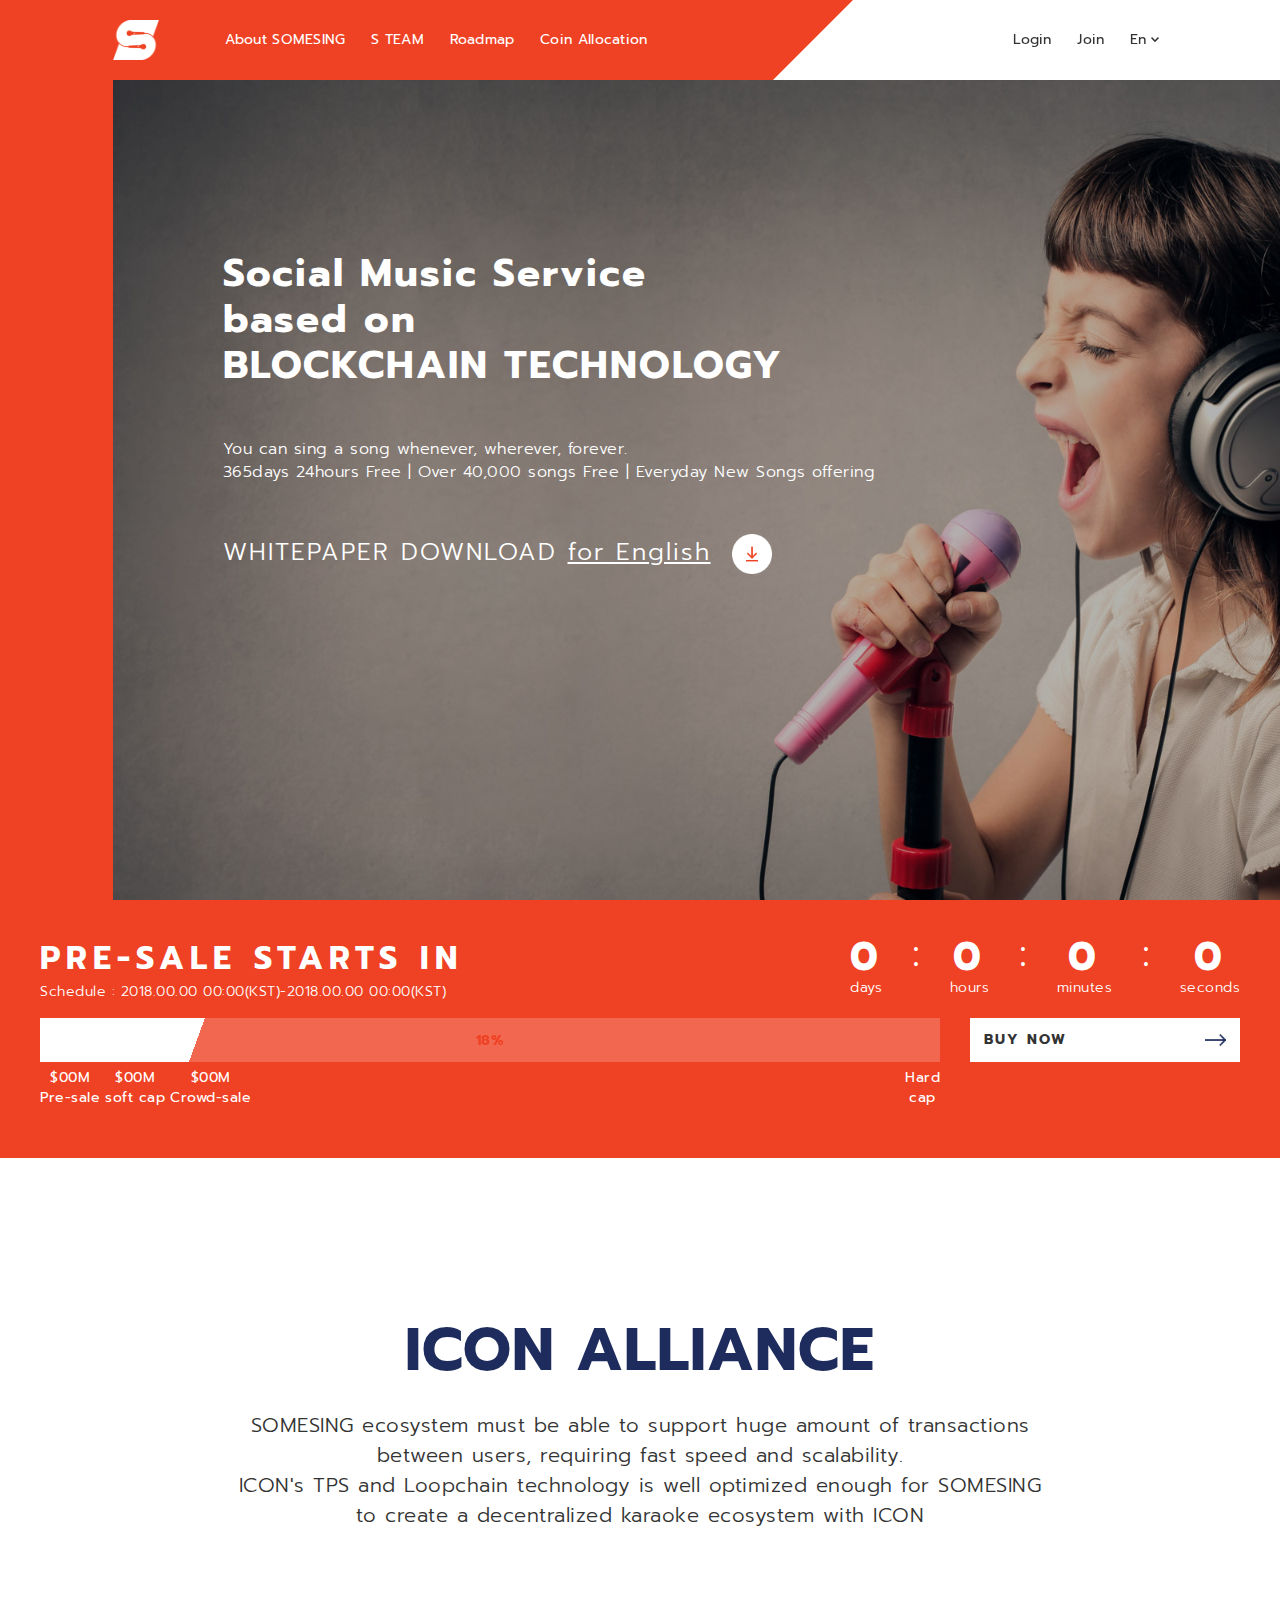
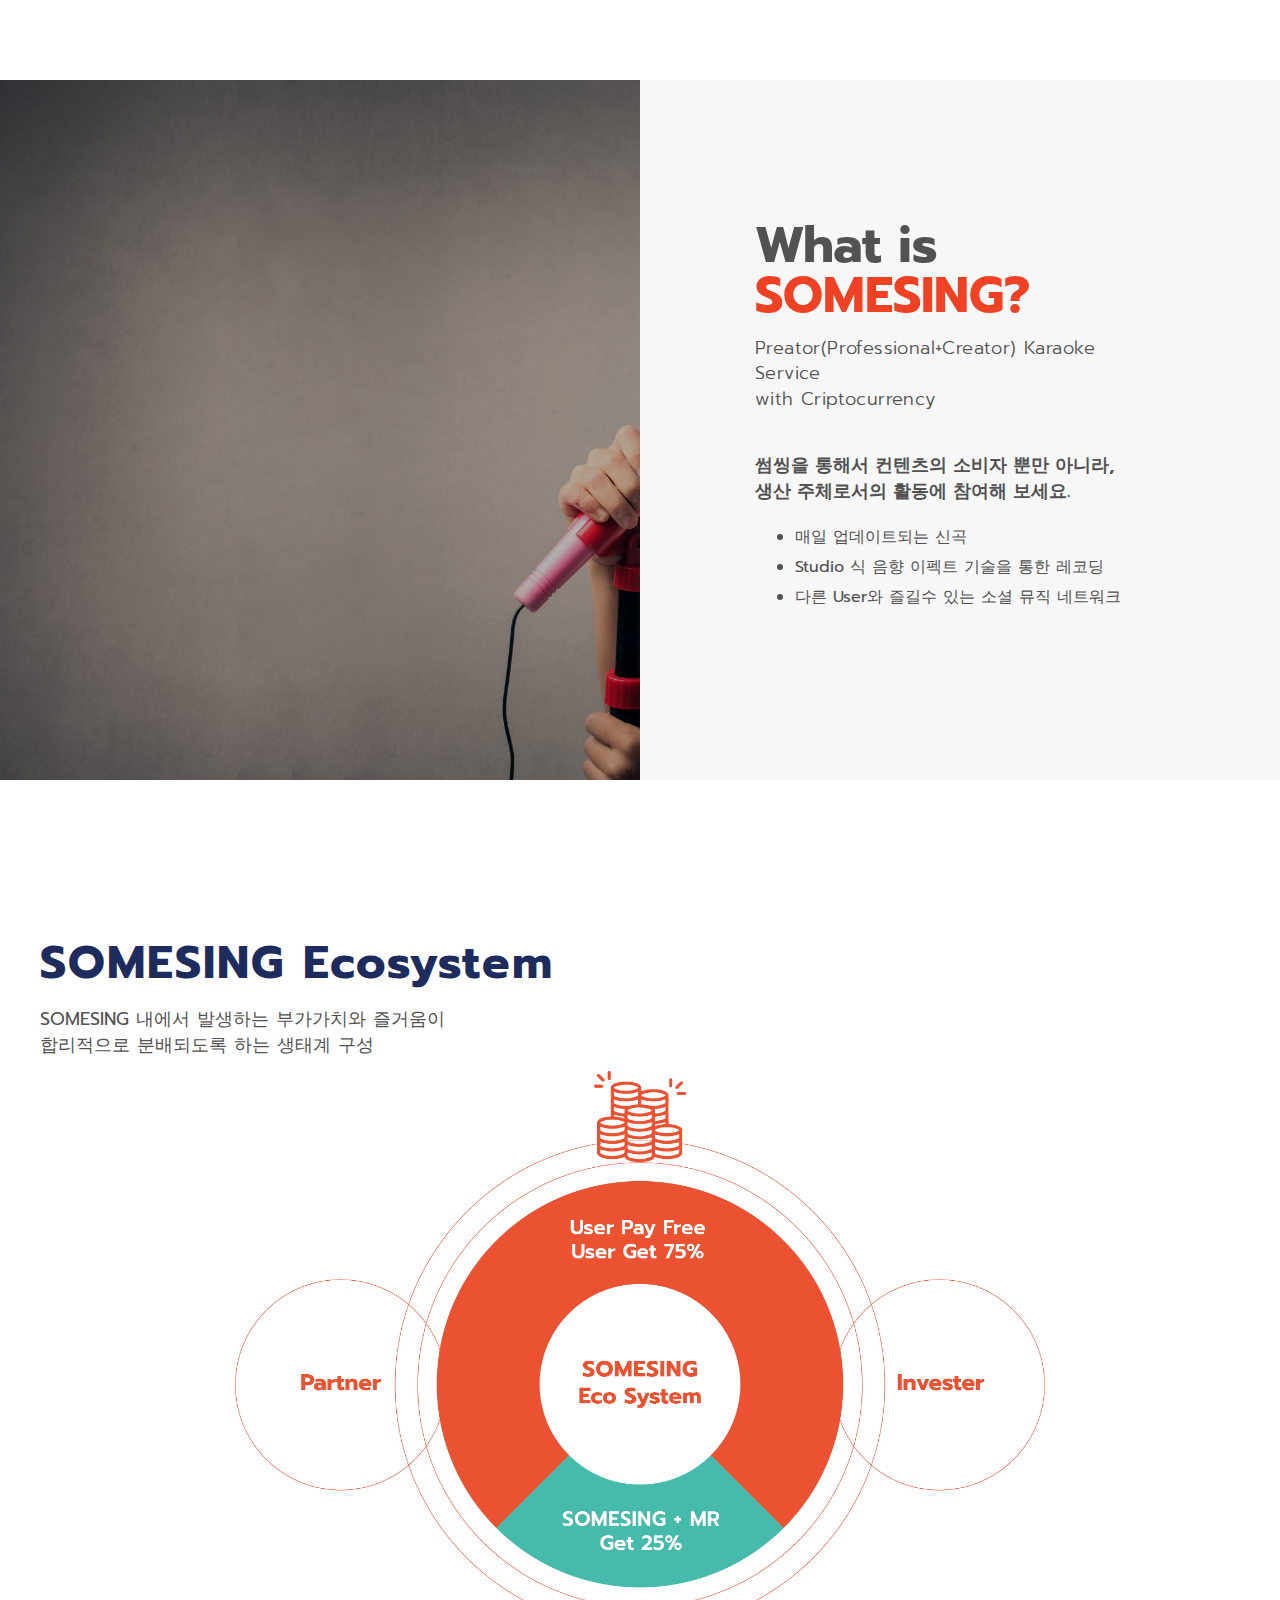
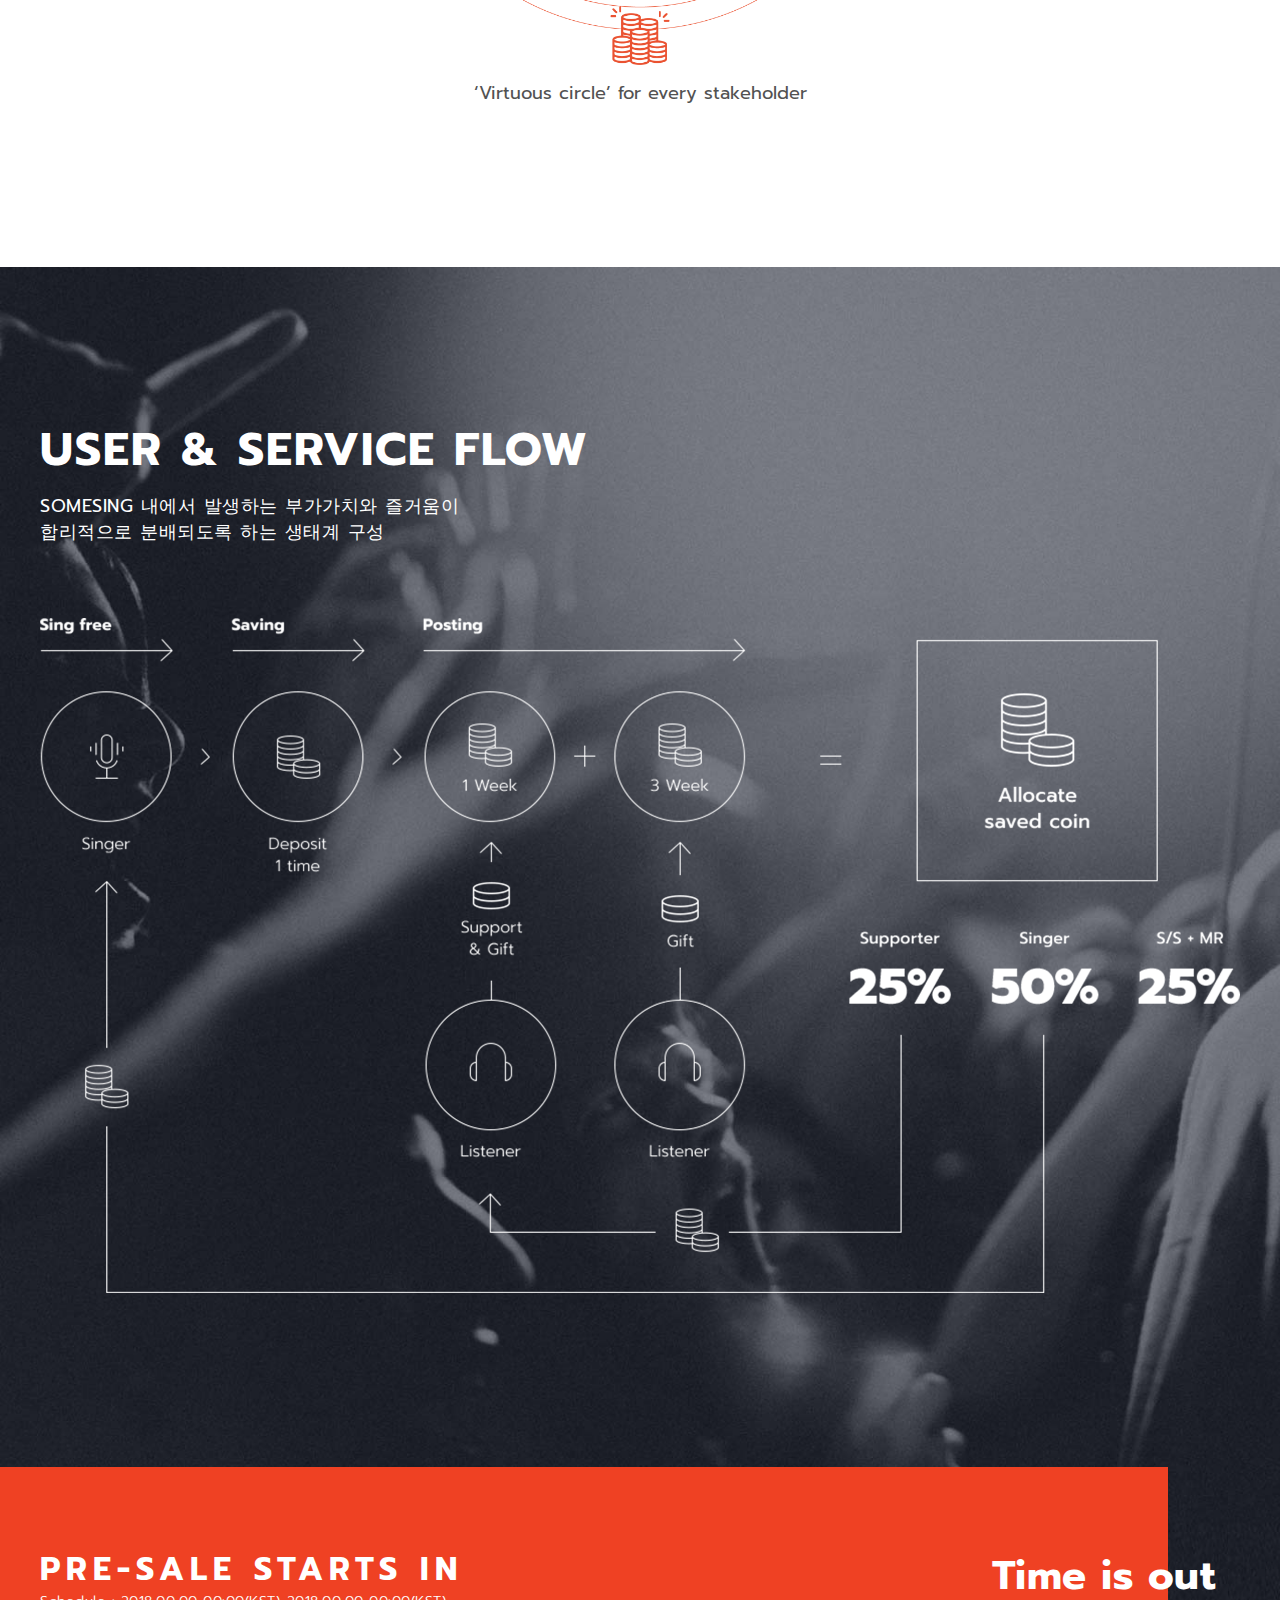
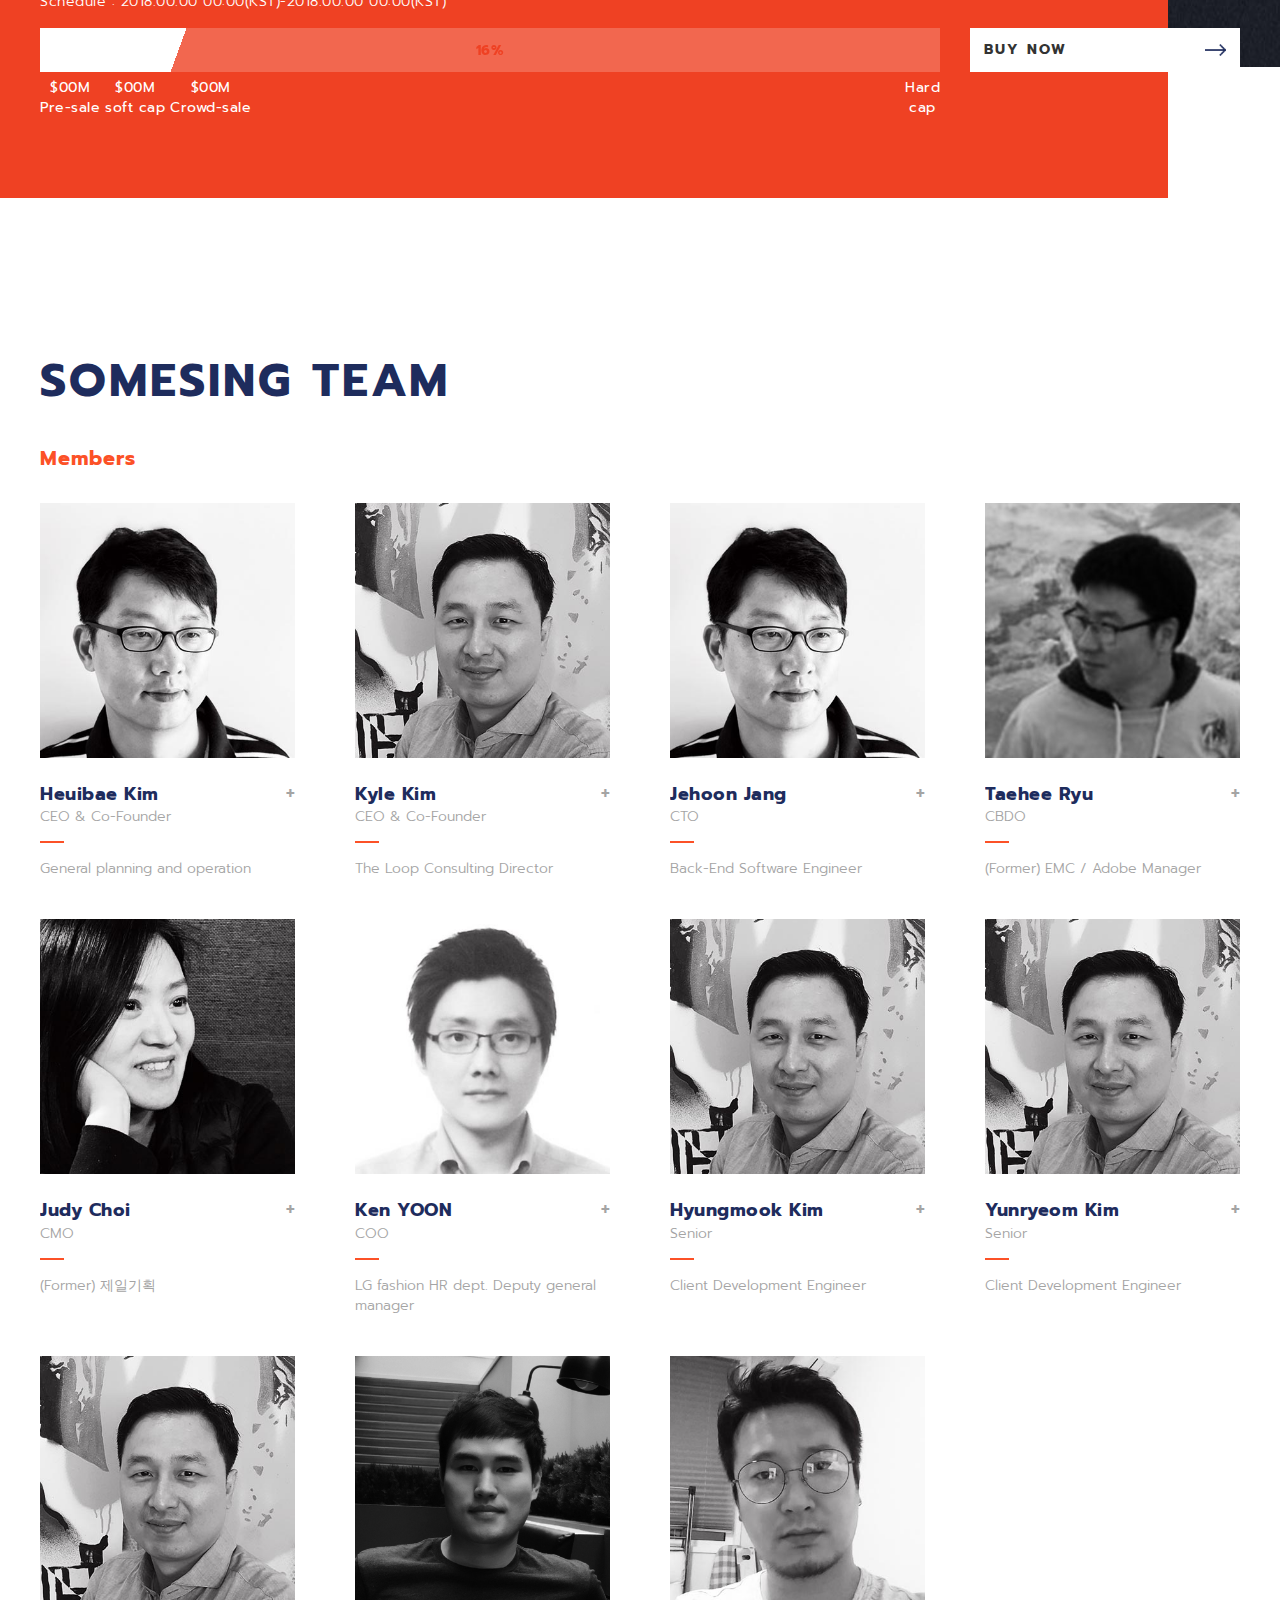
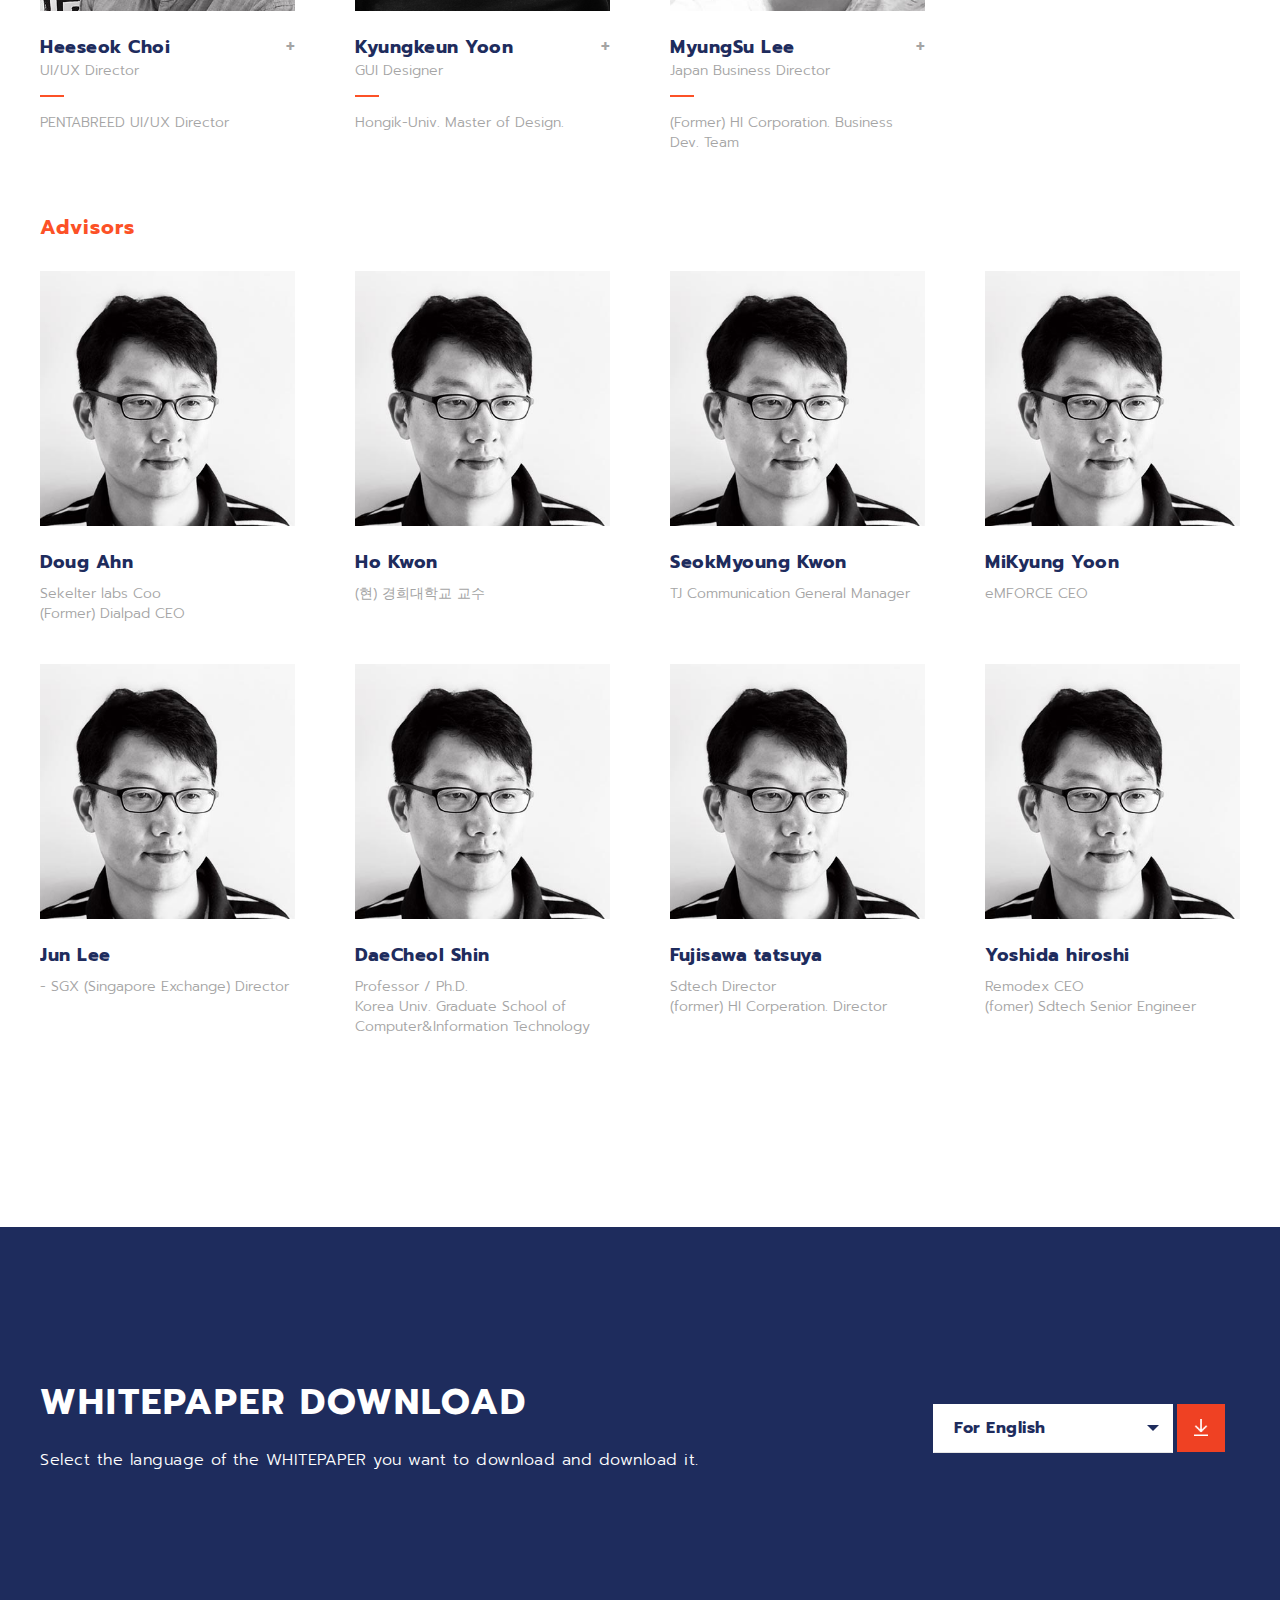
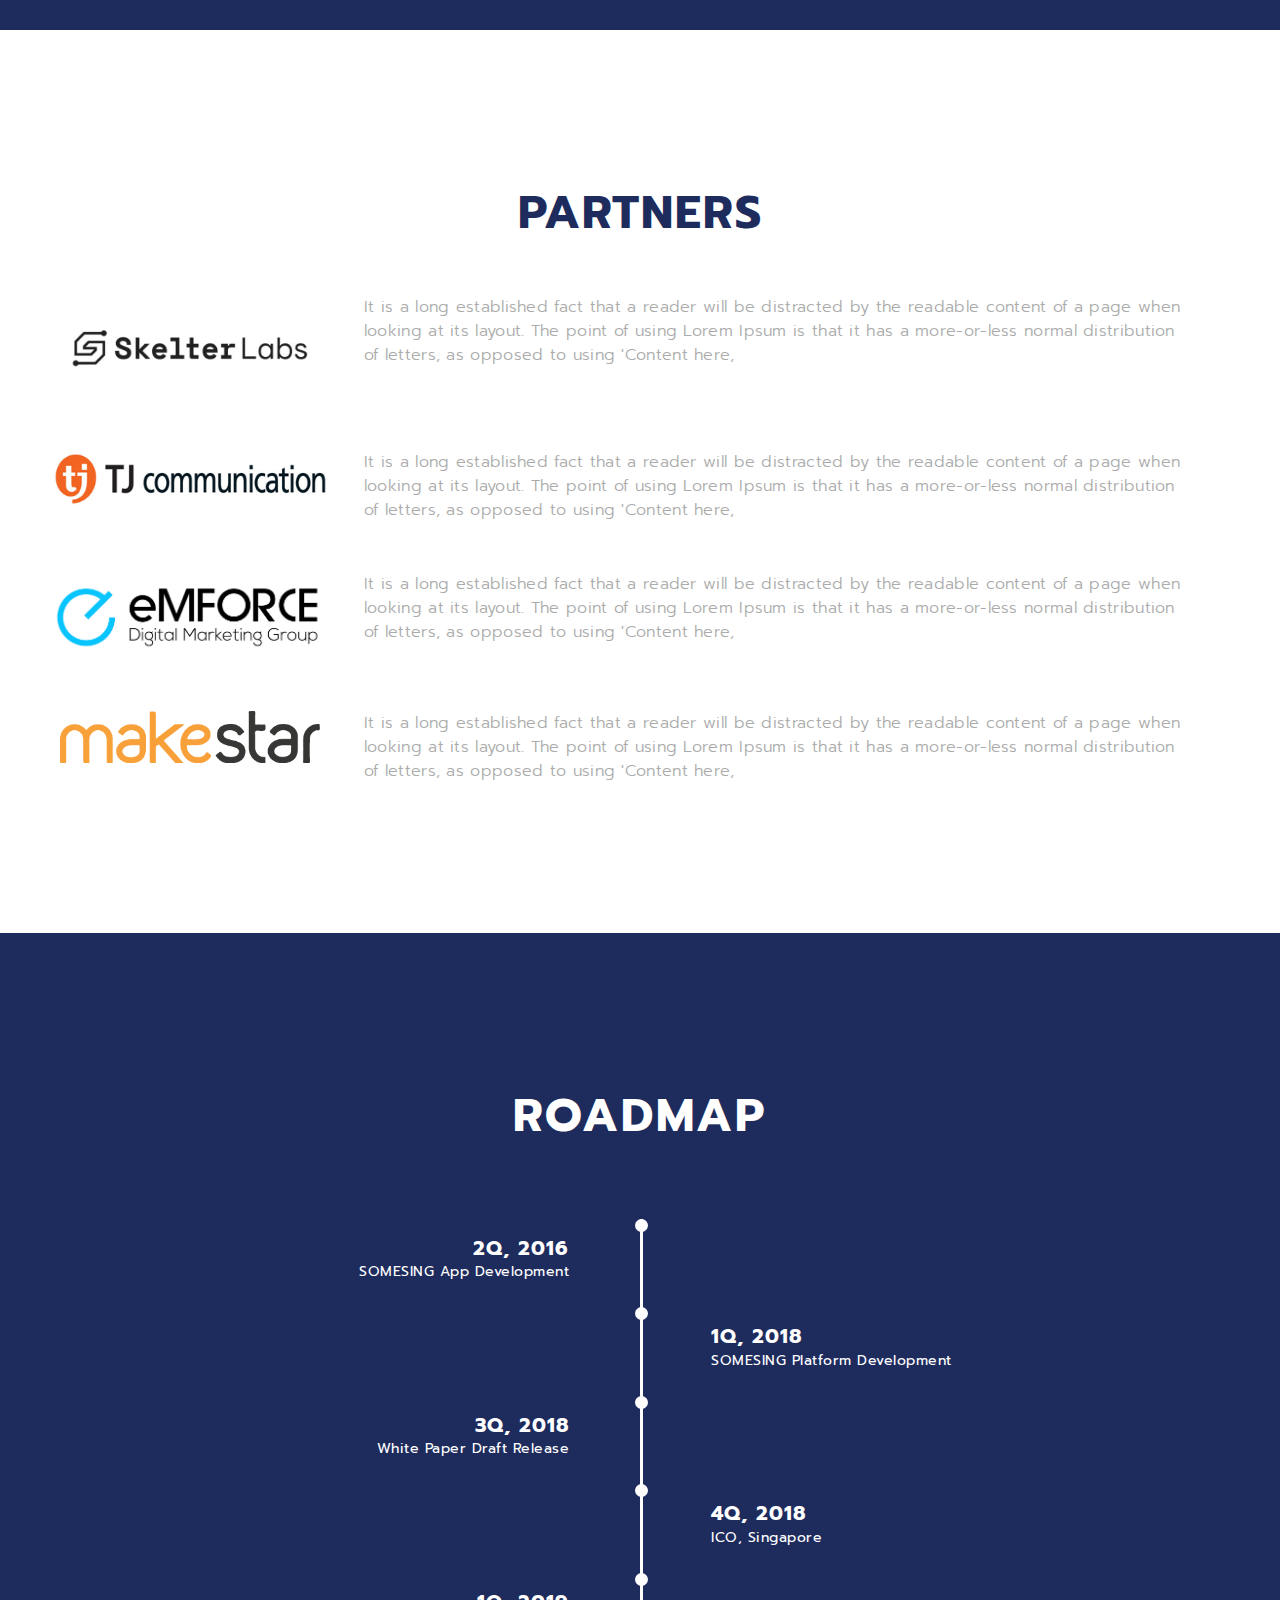
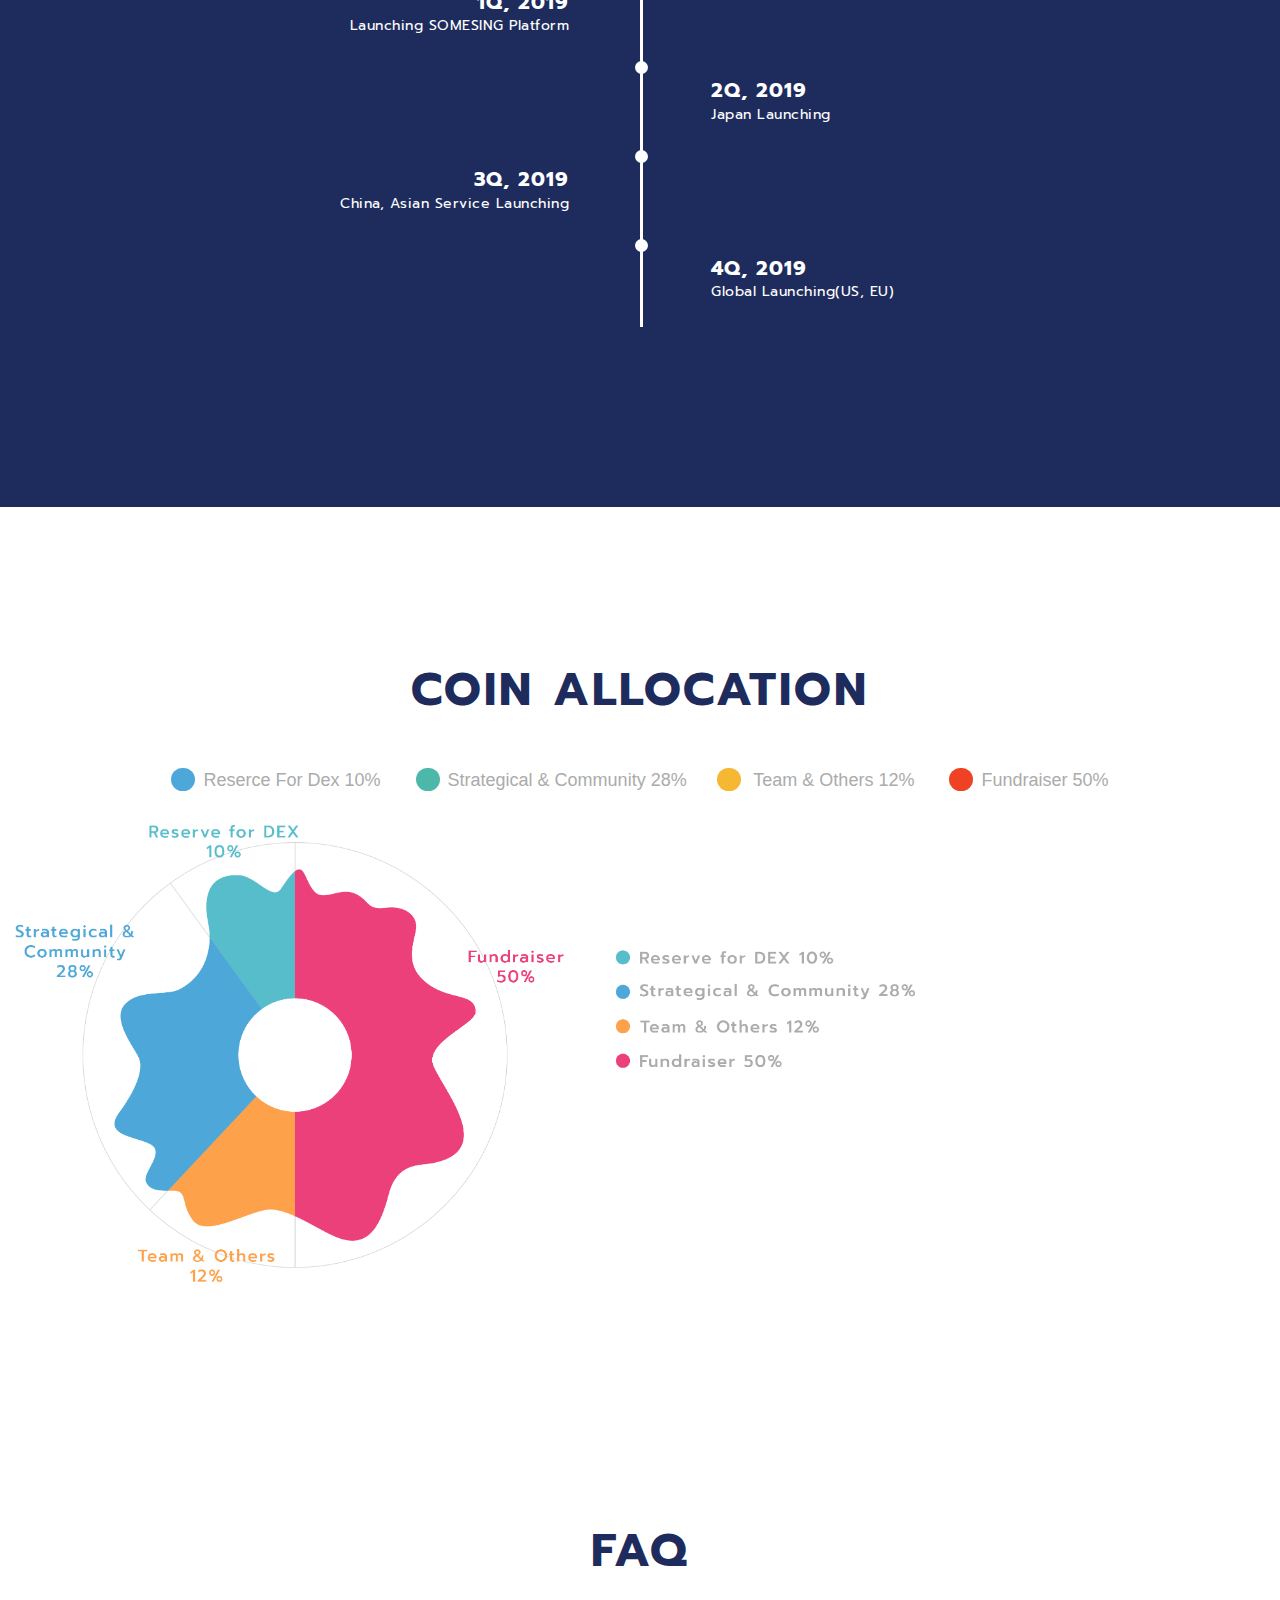
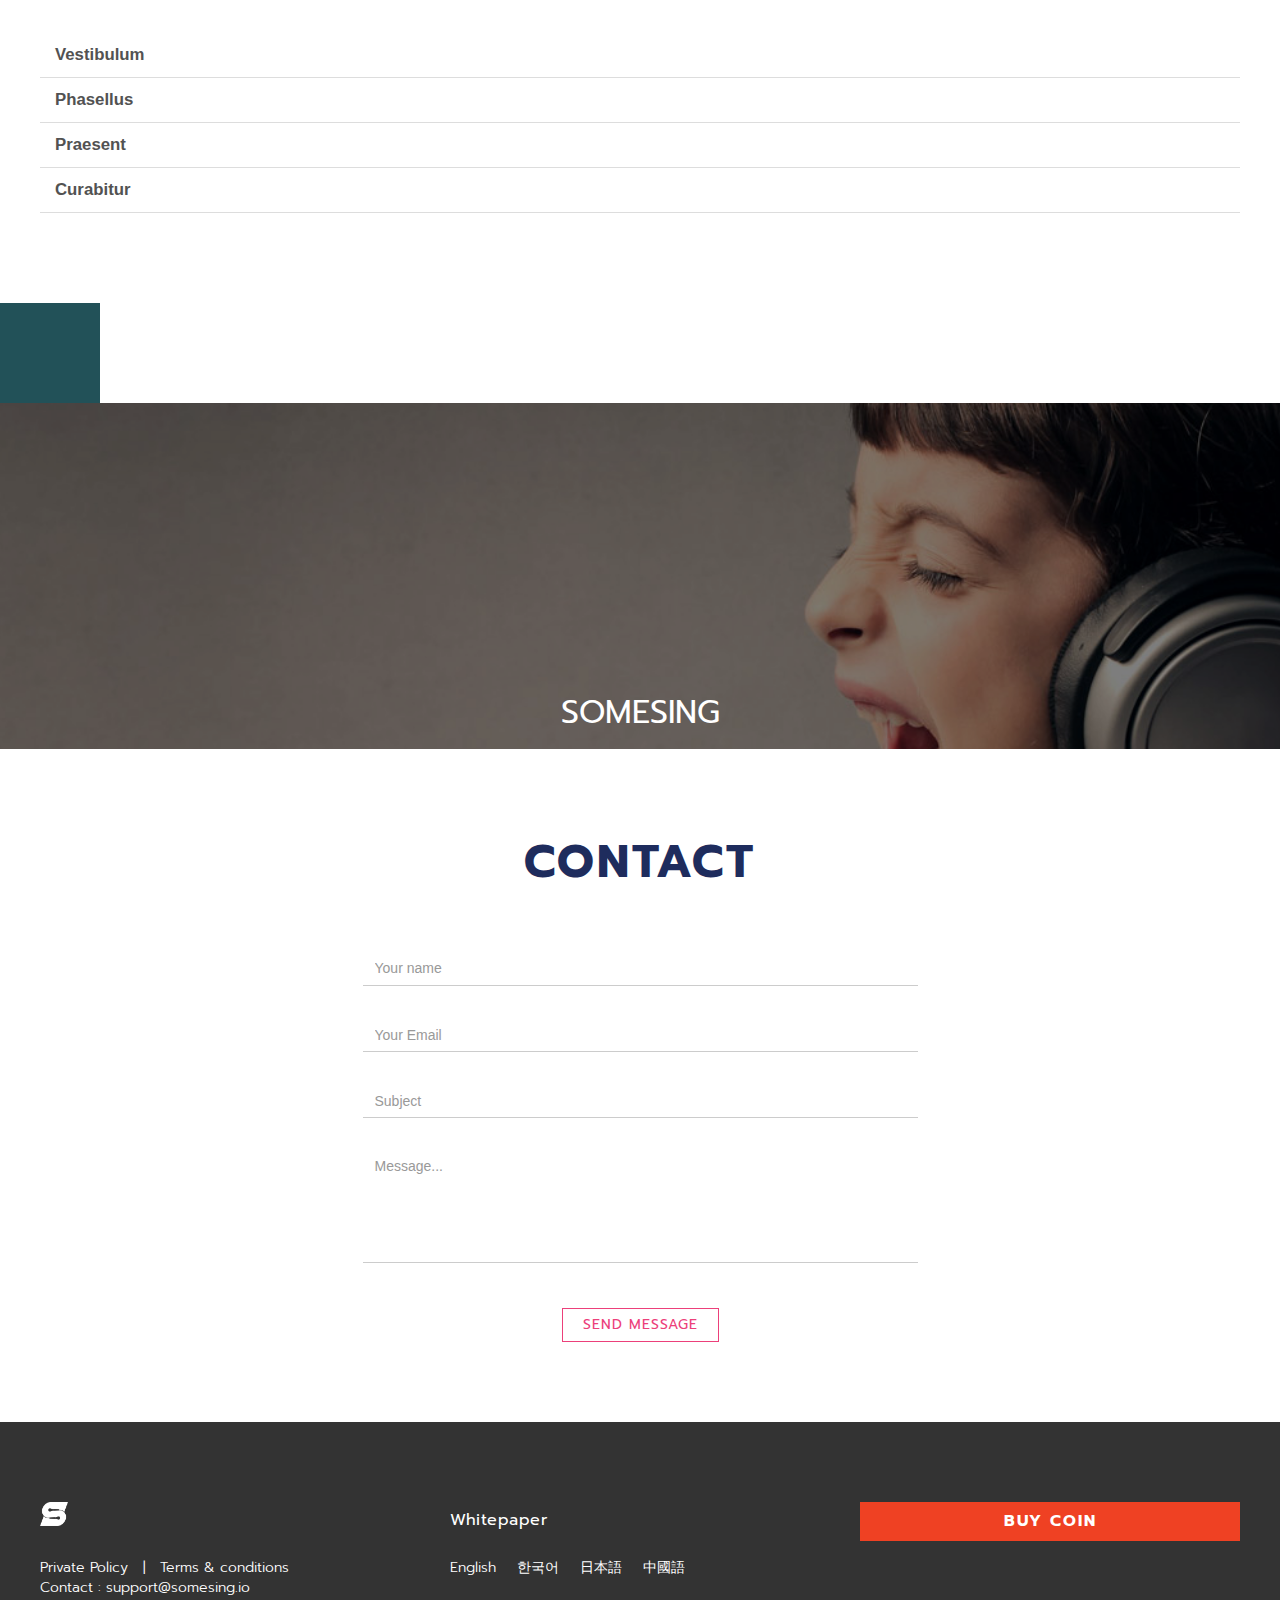
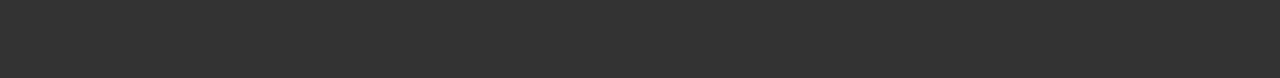
<file: index.html>
<!DOCTYPE html>
<html>

<head>
  <meta charset="utf-8">
  <meta name="viewport" content="width=device-width, user-scalable=no">

  <title>SOMESING</title>

  <!-- Font -->
  <link href="https://fonts.googleapis.com/css?family=Roboto" rel="stylesheet">
  <link href="https://fonts.googleapis.com/css?family=Prompt:300,400,700" rel="stylesheet">

  <!-- Custom StyleSheets -->
  <link rel="stylesheet" href="./resources/css/index/intro.css">
  <link rel="stylesheet" href="./resources/css/index/progressbar.css">
  <link rel="stylesheet" href="./resources/css/index/navi.css">
  <link rel="stylesheet" href="./resources/css/index/body.css">
  <link rel="stylesheet" href="./resources/css/index/article.css">
  <link rel="stylesheet" href="./resources/css/index/members.css">
  <link rel="stylesheet" href="./resources/css/index/partner.css">
  <link rel="stylesheet" href="./resources/css/index/footer.css">
  <link rel="stylesheet" href="./resources/css/index/faq.css">
  <link rel="stylesheet" href="./resources/css/index/contact.css">
  <link rel="stylesheet" href="./resources/css/index/roadmap.css">
  <link rel="stylesheet" href="./resources/css/index/middlecount.css">



  <!-- fontawesome StyleSheets -->
  <link rel="stylesheet" href="https://use.fontawesome.com/releases/v5.3.1/css/all.css" integrity="sha384-mzrmE5qonljUremFsqc01SB46JvROS7bZs3IO2EmfFsd15uHvIt+Y8vEf7N7fWAU" crossorigin="anonymous">

  <!-- animation StyleSheets -->
  <link rel="stylesheet" href="./resources/css/index/animation.css">

  <!-- BootStrap StyleSheets -->
  <link rel="stylesheet" href="./resources/css/bootstrap.css">

  <!-- Script -->


  <script src="./resources/js/scrollMagic/debug.addIndicators.js" language="javascript"></script>
  <script src="./resources/js/scrollMagic/highlight.pack.js" language="javascript"></script>
  <script src="./resources/js/scrollMagic/modernizr.custom.min.js" language="javascript"></script>
  <script src="./resources/js/scrollMagic/animation.velocity.js" language="javascript"></script>
  <script src="./resources/js/scrollMagic/TweenMax.min.js" language="javascript"></script>
  <script src="./resources/js/scrollMagic/jquery.ScrollMagic.js" language="javascript"></script>
  <script src="./resources/js/scrollMagic/ScrollMagic.js" language="javascript"></script>
  <script src="./resources/js/scrollMagic/animation.gsap.js" language="javascript"></script>
  <script src="./resources/js/scrollMagic/TimelineMax.min.js" language="javascript"></script>
  <script src="./resources/js/scrollMagic/velocity.min.js" language="javascript"></script>

  <script src="./resources/js/jquery-3.3.1.min.js" language="javascript"></script>
  <script src="./resources/js/index.js" language="javascript"></script>

</head>

<body>


  <!-- 내비 바 -->
  <header class="naviBar">
    <div class="naviContainer">
      <div class="naviLinkContainer">
        <!-- 썸씽 로고 -->
        <div class="naviLogo"><a href="#none"><img src="./resources/img/index/intro/logo.png" alt="" class="someLogo"></a></div>




        <!-- 메뉴버튼들 -->



        <div class="naviLinkBox">
          <ul class="naviLink">
            <li><a class="naviBtn sliding-link" id="somesing" href="#sectionSome">About SOMESING</a></li>
            <li><a class="naviBtn sliding-link" id="member" href="#sectionMember">S TEAM</a></li>
            <li><a class="naviBtn sliding-link" id="advisor" href="#sectionRoadmap">Roadmap</a></li>
            <li><a class="naviBtn sliding-link" id="partner" href="#sectionCoin">Coin Allocation</a></li>


          </ul>
        </div>


        <div class="naviContainerWhite">
          <div class="naviLinkBox2">
            <ul class="naviLink">
              <li><a class="naviBtn2 sliding-link" id="coin" href="#">Login</a></li>
              <li><a class="naviBtn2 sliding-link" id="faq" href="#">Join</a></li>
              <li><select id="langSelect">
        <option value="apple.com">En</option>
		<option value="https://nike.com">Kr</option>
        <option value=""> Jp </option>
        
    </select></li>

            </ul>
          </div>
        </div>



      </div>


    </div>
  </header>

  <!-- 인트로 시작 -->
  <div class="mainImgContainer">
    <div class="mainTitleBox">
      <div class="titleCommon maintitle">Social Music Service<br>based on<br>BLOCKCHAIN TECHNOLOGY</div>

      <div class="mainText">You can sing a song whenever, wherever, forever. <br>365days 24hours Free | Over 40,000 songs Free | Everyday New Songs offering
      </div>
      <div class="introWhitePaper">WHITEPAPER DOWNLOAD <span class="whitePaperEn">for English</span>
        <a href="#none" class="introWhiteDown">
          <Img class="introWhiteDownImg" src="resources/img/index/intro/ico_arrow.png"></Img>
        </a>
      </div>

      <!--<a href="#" class="someButton someB1">ENGLISH</a>
      <a href="#" class="someButton someB1">한국어</a>
      <a href="#" class="someButton someB1">日本語</a>
      <a href="#" class="someButton ">中國語</a><br>-->
    </div>
    <div class="counterBox">
      <div class="counterRow">
        <div class="col-md-6 preSaleStartCon">
          <div class="preSaleStart">PRE-SALE STARTS IN</div>
          <div class="preSaleStartText">Schedule : 2018.00.00 00:00(KST)-2018.00.00 00:00(KST)</div>

        </div>
        <div class="col-md-6 timerCol">
          <div id="timer" class="timerContainer clearfix">
            <div class="timeBox timeBoxMargin">
              <div><span id="days">0</span></div>
              days
            </div>
            <div class="counterBorder">:</div>
            <div class="timeBox timeBoxMargin">
              <div><span id="hours">0</span></div>
              hours
            </div>
            <div class="counterBorder">:</div>
            <div class="timeBox timeBoxMargin">
              <div><span id="minutes">0</span></div>
              minutes
            </div>
            <div class="counterBorder">:</div>
            <div class="timeBox timeBoxMargin">
              <div><span id="seconds">0</span></div>
              seconds
            </div>
          </div>
        </div>

        <div class="col-md-12 barCon">
          <div class="col-md-9 barBox">
            <div id="progressBar">
              <span id="progressText">
		<span id="progressCount">0</span>%
              </span>
            </div>

            <span class="someCap preSaleCap">$00M<br>Pre-sale</span>
            <span class="someCap SoftCap">$00M<br>soft cap</span>
            <span class="someCap crowdSale">$00M<br>Crowd-sale</span>
            <span class="someCap hardCap">Hard<br>cap</span>
          </div>

          <div class="col-md-3 introBuyButton">
            <a href="#" class="introButton">BUY NOW <img class="buyArrow" src="./resources/img/index/intro/ico_buy_arrow.png" alt=""></a>
          </div>

        </div>
      </div>
    </div>

  </div>




  <!-- 뒷배경 -->

  <div id="sectionHome" class="introBox">



    <div class="introParallax"></div>



  </div>
  <!-- 인트로 종료 -->



  <!--아이콘 얼라이언스-->
  <div class="articleBox iconContainer">
    <div class="iconTitle">ICON ALLIANCE</div>
    <div class="iconText">SOMESING ecosystem must be able to support huge amount of transactions <br> between users, requiring fast speed and scalability.<br> ICON's TPS and Loopchain technology is well optimized enough for SOMESING <br>to create a decentralized karaoke ecosystem with ICON</div>
  </div>



  <!-- 썸씽 설명 시작 -->

  <!-- 마우스트리거 -->
  <div class="someWhatContainer">


    <!-- 상세설명 박스 -->
    <!--<img class="scFadeInUp articleVerticalImage" src="./resources/img/index/article1/service.png" />-->
    <div class="col-md-6 someWhatImgBox">
      <div class="articleMockup">
        <div id="mockupTrigger" class="mockupBox">
          <img id="mockupEffect1" class="mockup1" src="./resources/img/index/intro/intro.jpg" alt="">
        </div>
      </div>
    </div>

    <div class="col-md-6">

      <div class="someWhatBox">
        <div class="someWhatTitle">What is <br><span class="pointTitle">SOMESING?</span></div>
        <div class="articleContent article24px">Preator(Professional+Creator) Karaoke Service<br> with Criptocurrency</div>
        <div class="somesingApp">썸씽을 통해서 컨텐츠의 소비자 뿐만 아니라,<br> 생산 주체로서의 활동에 참여해 보세요.</div>
        <div class="somesingAppText">
          <ul>
            <li>매일 업데이트되는 신곡</li>
            <li>Studio 식 음향 이펙트 기술을 통한 레코딩</li>
            <li>다른 User와 즐길수 있는 소셜 뮤직 네트워크</li>
          </ul>
        </div>


      </div>





    </div>
  </div>


  <!--썸씽 설명 종료-->
  <!--에코시스템 시작-->
  <div class="articleBox">
    <div class="fullArticle">

      <div class="ecoSystem">SOMESING Ecosystem</div>
      <div class="ecoSystemText">SOMESING 내에서 발생하는 부가가치와 즐거움이<br>합리적으로 분배되도록 하는 생태계 구성</div>
      <div class="articleMockupBox mockupbox2">
        <div class="col-md-12 articleMockup">
          <div class="ecoSystemBox">
            <img class="ecoSystemPng" src="./resources/img/index/article1/ecosystem.png" alt="">
            <p class="ecoSystemImgText">‘Virtuous circle’ for every stakeholder</p>

          </div>
        </div>


      </div>

    </div>
  </div>
  <!-- 에코시스템 종료 -->









  <!-- article 2 -->
  <div class="serviceFlowContainer">
    <div class="serviceFlowBox">
      <div class="serviceFlowTitle">USER & SERVICE FLOW</div>
      <div class="userFlow">
        <div class="someUser">SOMESING 내에서 발생하는 부가가치와 즐거움이<br> 합리적으로 분배되도록 하는 생태계 구성

        </div>

      </div>
      <div class="userFlowBox">
        <img class="userFlow" src="./resources/img/index/article1/flow.png" alt="">

      </div>
    </div>
  </div>

  <!-- article 2 종료-->



  <!-- 중간 카운트다운 시작-->
  <div class="middleCount">
    <div class="middleBack"></div>
    <div class="middleCountBox">
      <div class="col-md-6 middleCountRow">
        <div class="preSaleStartSe">PRE-SALE STARTS IN</div>
        <div class="preSaleStartTextSe">Schedule : 2018.00.00 00:00(KST)-2018.00.00 00:00(KST)</div>

      </div>
      <div class="col-md-6">
        <ul id="timer2"></ul>
      </div>

      <div class="col-md-12 barCon">
        <div class="col-md-9 barBox">
          <div id="progressBarSe">
            <span id="progressTextSe">
		<span id="progressCountSe">0</span>%
            </span>
          </div>

          <span class="someCap preSaleCap">$00M<br>Pre-sale</span>
          <span class="someCap SoftCap">$00M<br>soft cap</span>
          <span class="someCap crowdSale">$00M<br>Crowd-sale</span>
          <span class="someCap hardCap">Hard<br>cap</span>
        </div>

        <div class="col-md-3 introBuyButton">
          <a href="#" class="introButton">BUY NOW <img class="buyArrow" src="./resources/img/index/intro/ico_buy_arrow.png" alt=""></a>
        </div>

      </div>




    </div>
  </div>
  <!-- 중간 카운트다운 종료-->






  <!-- 맴버 시작 -->
  <div id="sectionMember" class="peopleContainer">
    <div class="peopleRow">
      <div class="pTitle">SOMESING TEAM</div>
      <div class="pTitleSe">Members</div>
      <div class="memberTable">
        <div class="col-md-3 col-xs-6 box">
          <div class="imgContainer">
            <div class="zoom">
              <div class="peopleImgBox1">
                <img class="people" src="./resources/img/index/members/1.jpg" alt=""></div>
              <div class="peopleTitle2">Heuibae Kim
                <div class="plusButton" onclick="plusEx.show('hbKim');">
                  <a class="hoverPlus" href="#none">
                  +</a>
                </div>
              </div>
              <!--<hr class="peopleLine">-->
              <div class="peopleText">CEO & Co-Founder</div>
              <hr class="peopleLine">
              <div class="peopleText2">General planning and operation</div>
              <div id="hbKim" class="plusEx">이전에는 동종 Karaoke App인 Karuso를 총괄기획 운영하면서 JTBC의 Hidden Singer Season3와 제휴 프로젝트를 진행하였다.</div>
            </div>
          </div>
        </div>
        <div class="col-md-3 col-xs-6 box">
          <div class="imgContainer">
            <div class="zoom">
              <div class="peopleImgBox1">
                <img class="people" src="./resources/img/index/members/2.jpg" alt=""></div>
              <div class="peopleTitle2">Kyle Kim
                <div class="plusButton" onclick="plusEx.show('kyleKim');">
                  <a class="hoverPlus" href="#none">
                  +</a>
                </div>
              </div>

              <div class="peopleText">CEO & Co-Founder</div>
              <hr class="peopleLine">
              <div class="peopleText2">The Loop Consulting Director</div>
              <div id="kyleKim" class="plusEx">이전에는 동종 Karaoke App인 Karuso를 총괄기획 운영하면서 JTBC의 Hidden Singer Season3와 제휴 프로젝트를 진행하였다.</div>
            </div>
          </div>
        </div>
        <div class="col-md-3 col-xs-6 box">
          <div class="imgContainer">
            <div class="zoom">
              <div class="peopleImgBox1">
                <img class="people" src="./resources/img/index/members/3.jpg" alt=""></div>
              <div class="peopleTitle2">Jehoon Jang
                <div class="plusButton" onclick="plusEx.show('kcHyun');">
                  <a class="hoverPlus" href="#none">
                  +</a>
                </div>
              </div>

              <div class="peopleText">CTO</div>
              <hr class="peopleLine">
              <div class="peopleText2">Back-End Software Engineer</div>
              <div id="kcHyun" class="plusEx">이전에는 동종 Karaoke App인 Karuso를 총괄기획 운영하면서 JTBC의 Hidden Singer Season3와 제휴 프로젝트를 진행하였다.</div>
            </div>
          </div>
        </div>
        <div class="col-md-3 col-xs-6 box">
          <div class="imgContainer">
            <div class="zoom">
              <div class="peopleImgBox1">
                <img class="people" src="./resources/img/index/members/4.jpg" alt=""></div>
              <div class="peopleTitle2">Taehee Ryu
                <div class="plusButton" onclick="plusEx.show('thRyu');">
                  <a class="hoverPlus" href="#none">
                  +</a>
                </div>
              </div>

              <div class="peopleText">CBDO</div>
              <hr class="peopleLine">
              <div class="peopleText2">(Former) EMC / Adobe Manager </div>
              <div id="thRyu" class="plusEx">이전에는 동종 Karaoke App인 Karuso를 총괄기획 운영하면서 JTBC의 Hidden Singer Season3와 제휴 프로젝트를 진행하였다.</div>
            </div>
          </div>
        </div>
        <div class="col-md-3 col-xs-6 box">
          <div class="imgContainer">
            <div class="zoom">
              <div class="peopleImgBox1">
                <img class="people" src="./resources/img/index/members/5.jpg" alt=""></div>
              <div class="peopleTitle2">Judy Choi
                <div class="plusButton" onclick="plusEx.show('judyChoi');">
                  <a class="hoverPlus" href="#none">
                  +</a>
                </div>
              </div>

              <div class="peopleText">CMO</div>
              <hr class="peopleLine">
              <div class="peopleText2">(Former) 제일기획</div>
              <div id="judyChoi" class="plusEx">이전에는 동종 Karaoke App인 Karuso를 총괄기획 운영하면서 JTBC의 Hidden Singer Season3와 제휴 프로젝트를 진행하였다.</div>
            </div>
          </div>
        </div>
        <div class="col-md-3 col-xs-6 box">
          <div class="imgContainer">
            <div class="zoom">
              <div class="peopleImgBox1">
                <img class="people" src="./resources/img/index/members/6.jpg" alt=""></div>
              <div class="peopleTitle2">Ken YOON
                <div class="plusButton" onclick="plusEx.show('kenYoon');"><a class="hoverPlus" href="#none">
                  +</a>
                </div>
              </div>

              <div class="peopleText">COO</div>
              <hr class="peopleLine">
              <div class="peopleText2">LG fashion HR dept. Deputy general manager</div>
              <div id="kenYoon" class="plusEx">이전에는 동종 Karaoke App인 Karuso를 총괄기획 운영하면서 JTBC의 Hidden Singer Season3와 제휴 프로젝트를 진행하였다.</div>
            </div>
          </div>
        </div>
        <div class="col-md-3 col-xs-6 box">
          <div class="imgContainer">
            <div class="zoom">
              <div class="peopleImgBox1">
                <img class="people" src="./resources/img/index/members/7.jpg" alt=""></div>
              <div class="peopleTitle2">Hyungmook Kim
                <div class="plusButton" onclick="plusEx.show('hmKim');"><a class="hoverPlus" href="#none">
                  +</a>
                </div>
              </div>

              <div class="peopleText">Senior</div>
              <hr class="peopleLine">
              <div class="peopleText2">Client Development Engineer</div>
              <div id="hmKim" class="plusEx">이전에는 동종 Karaoke App인 Karuso를 총괄기획 운영하면서 JTBC의 Hidden Singer Season3와 제휴 프로젝트를 진행하였다.</div>

            </div>
          </div>
        </div>
        <div class="col-md-3 col-xs-6 box">
          <div class="imgContainer">
            <div class="zoom">
              <div class="peopleImgBox1">
                <img class="people" src="./resources/img/index/members/8.jpg" alt=""></div>
              <div class="peopleTitle2">Yunryeom Kim
                <div class="plusButton" onclick="plusEx.show('yrKim');"><a class="hoverPlus" href="#none">
                  +</a>
                </div>
              </div>

              <div class="peopleText">Senior<br></div>
              <hr class="peopleLine">
              <div class="peopleText2">Client Development Engineer</div>
              <div id="yrKim" class="plusEx">이전에는 동종 Karaoke App인 Karuso를 총괄기획 운영하면서 JTBC의 Hidden Singer Season3와 제휴 프로젝트를 진행하였다.</div>
            </div>
          </div>
        </div>
        <div class="col-md-3 col-xs-6 box">
          <div class="imgContainer">
            <div class="zoom">
              <div class="peopleImgBox1">
                <img class="people" src="./resources/img/index/members/9.jpg" alt=""></div>
              <div class="peopleTitle2">Heeseok Choi
                <div class="plusButton" onclick="plusEx.show('hsChoi');"><a class="hoverPlus" href="#none">
                  +</a>
                </div>
              </div>

              <div class="peopleText">UI/UX Director</div>
              <hr class="peopleLine">
              <div class="peopleText2">PENTABREED UI/UX Director</div>
              <div id="hsChoi" class="plusEx">이전에는 동종 Karaoke App인 Karuso를 총괄기획 운영하면서 JTBC의 Hidden Singer Season3와 제휴 프로젝트를 진행하였다.</div>
            </div>
          </div>
        </div>
        <div class="col-md-3 col-xs-6 box">
          <div class="imgContainer">
            <div class="zoom">
              <div class="peopleImgBox1">
                <img class="people" src="./resources/img/index/members/10.jpg" alt=""></div>
              <div class="peopleTitle2">Kyungkeun Yoon
                <div class="plusButton" onclick="plusEx.show('kkYoon');"><a class="hoverPlus" href="#none">
                  +</a>
                </div>
              </div>

              <div class="peopleText">GUI Designer<br></div>
              <hr class="peopleLine">
              <div class="peopleText2">Hongik-Univ. Master of Design.</div>
              <div id="kkYoon" class="plusEx">이전에는 동종 Karaoke App인 Karuso를 총괄기획 운영하면서 JTBC의 Hidden Singer Season3와 제휴 프로젝트를 진행하였다.</div>
            </div>
          </div>
        </div>
        <div class="col-md-3 col-xs-6 box">
          <div class="imgContainer">
            <div class="zoom">
              <div class="peopleImgBox1">
                <img class="people" src="./resources/img/index/members/11.jpg" alt=""></div>
              <div class="peopleTitle2">MyungSu Lee
                <div class="plusButton" onclick="plusEx.show('msLee');"><a class="hoverPlus" href="#none">
                  +</a>
                </div>
              </div>

              <div class="peopleText">Japan Business Director</div>
              <hr class="peopleLine">
              <div class="peopleText2">(Former) HI Corporation. Business Dev. Team</div>
              <div id="msLee" class="plusEx">이전에는 동종 Karaoke App인 Karuso를 총괄기획 운영하면서 JTBC의 Hidden Singer Season3와 제휴 프로젝트를 진행하였다.</div>
            </div>
          </div>
        </div>

      </div>


    </div>
  </div>

  <!-- 맴버 끝 -->



  <!-- Adviser 시작 -->
  <div id="sectionAdvisor" class="peopleContainer advisor">
    <div class="peopleRow">
      <div class="pTitleSe">Advisors</div>
      <div class="memberTable">
        <div class="col-md-3 col-xs-6 box">
          <div class="imgContainer">
            <div class="zoom">
              <div class="peopleImgBox1">
                <img class="people" src="./resources/img/index/members/1.jpg" alt=""></div>
              <div class="peopleTitle2">Doug Ahn</div>

              <div class="peopleText2">Sekelter labs Coo<br> (Former) Dialpad CEO</div>
            </div>
          </div>
        </div>
        <div class="col-md-3 col-xs-6 box">
          <div class="imgContainer">
            <div class="zoom">
              <div class="peopleImgBox1">
                <img class="people" src="./resources/img/index/members/1.jpg" alt=""></div>
              <div class="peopleTitle2">Ho Kwon</div>
              <div class="peopleText2">(현) 경희대학교 교수</div>
            </div>
          </div>
        </div>
        <div class="col-md-3 col-xs-6 box">
          <div class="imgContainer">
            <div class="zoom">
              <div class="peopleImgBox1">
                <img class="people" src="./resources/img/index/members/1.jpg" alt=""></div>
              <div class="peopleTitle2">SeokMyoung Kwon</div>
              <div class="peopleText2">TJ Communication General Manager</div>
            </div>
          </div>
        </div>
        <div class="col-md-3 col-xs-6 box">
          <div class="imgContainer">
            <div class="zoom">
              <div class="peopleImgBox1">
                <img class="people" src="./resources/img/index/members/1.jpg" alt=""></div>
              <div class="peopleTitle2">MiKyung Yoon</div>
              <div class="peopleText2">eMFORCE CEO</div>
            </div>
          </div>
        </div>
        <div class="col-md-3 col-xs-6 box">
          <div class="imgContainer">
            <div class="zoom">
              <div class="peopleImgBox1">
                <img class="people" src="./resources/img/index/members/1.jpg" alt=""></div>
              <div class="peopleTitle2">Jun Lee</div>
              <div class="peopleText2">- SGX (Singapore Exchange) Director
              </div>
            </div>
          </div>
        </div>
        <div class="col-md-3 col-xs-6 box">
          <div class="imgContainer">
            <div class="zoom">
              <div class="peopleImgBox1">
                <img class="people" src="./resources/img/index/members/1.jpg" alt=""></div>
              <div class="peopleTitle2">DaeCheol Shin</div>
              <div class="peopleText2">Professor / Ph.D.<br> Korea Univ. Graduate School of Computer&Information Technology</div>
            </div>
          </div>
        </div>

        <div class="col-md-3 col-xs-6 box">
          <div class="imgContainer">
            <div class="zoom">
              <div class="peopleImgBox1">
                <img class="people" src="./resources/img/index/members/1.jpg" alt=""></div>
              <div class="peopleTitle2">Fujisawa tatsuya</div>
              <div class="peopleText2">Sdtech Director<br> (former) HI Corperation. Director</div>
            </div>
          </div>
        </div>

        <div class="col-md-3 col-xs-6 box">
          <div class="imgContainer">
            <div class="zoom">
              <div class="peopleImgBox1">
                <img class="people" src="./resources/img/index/members/1.jpg" alt=""></div>
              <div class="peopleTitle2">Yoshida hiroshi</div>
              <div class="peopleText2">Remodex CEO<br> (fomer) Sdtech Senior Engineer</div>
            </div>
          </div>
        </div>

      </div>
    </div>
  </div>
  <!-- Adviser 종료 -->

  <!--화이트페이퍼 다운-->
  <div id="whitePaperTrigger" class="articleBox whitPaperBox">

    <div class="whitePaperContents">
      <div class="col-md-8 whitepaperTitle">WHITEPAPER DOWNLOAD<br>
        <span class="whitePaperDownText">Select the language of the WHITEPAPER you want to download and download it.</span>
      </div>
      <div class="col-md-4 whitePaperSelectBox">

        <a class="whitePaperDownButton"></a>

        <div class="custom-select" style="width:240px; ">
          <select>
            <option value="0">For English</option>
            <option value="1">For Korean</option>
            <option value="2">For Japanese</option>
            <option value="3">For Chinese</option>
          </select>
        </div>

      </div>
    </div>
  </div>
  <!--화이트페이퍼 다운 끝-->

  <!-- Partner 시작 -->
  <div id="sectionPartner" class="box">
    <!-- 마우스트리거 -->
    <div class="partnerBox">
      <div class="partnersContainer">
        <div class="partnerTitle">PARTNERS</div>

        <div class="scFadeInUp partnerContainer">
          <div class="partnerImageContainer"><a href="https://www.skelterlabs.com" target="_blank"><img class="partnerImage" src="./resources/img/index/partners/skleter.jpg"></a></div>
          <div class="partnerContent">It is a long established fact that a reader will be distracted by the readable content of a page when looking at its layout. The point of using Lorem Ipsum is that it has a more-or-less normal distribution of letters, as opposed to using 'Content here,</div>
        </div>

        <div class="scFadeInUp partnerContainer">
          <div class="partnerImageContainer"><a href="http://www.ziller.co.kr" target="_blank"><img class="partnerImage" src="./resources/img/index/partners/tj.png"></a></div>
          <div class="partnerContent">It is a long established fact that a reader will be distracted by the readable content of a page when looking at its layout. The point of using Lorem Ipsum is that it has a more-or-less normal distribution of letters, as opposed to using 'Content here,</div>
        </div>

        <div class="scFadeInUp partnerContainer">
          <div class="partnerImageContainer"><a href="http://www.emforce.co.kr" target="_blank"><img class="partnerImage" src="./resources/img/index/partners/emforce.jpg"></a></div>
          <div class="partnerContent">It is a long established fact that a reader will be distracted by the readable content of a page when looking at its layout. The point of using Lorem Ipsum is that it has a more-or-less normal distribution of letters, as opposed to using 'Content here,</div>
        </div>

        <div class="scFadeInUp partnerContainer">
          <div class="partnerImageContainer makeStar"><a href="https://www.makestar.co/" target="_blank"><img class="partnerImage" src="./resources/img/index/partners/makestar.png"></a></div>
          <div class="partnerContent">It is a long established fact that a reader will be distracted by the readable content of a page when looking at its layout. The point of using Lorem Ipsum is that it has a more-or-less normal distribution of letters, as opposed to using 'Content here,</div>
        </div>
      </div>
    </div>
  </div>
  <!-- Partner 종료 -->




  <!-- article 3 시작 -->

  <div id="sectionRoadmap" class="box">
    <!-- 마우스트리거 -->
    <div class="articleBox hue">
      <div class="articleTitle roadmapTitle">ROADMAP</div>
      <div class="articleContent"></div>
      <div class="container">
        <div id="timeline">
          <div class="timeline-item">
            <div class="timeline-icon">
            </div>
            <div class="timeline-content timeOdd">
              <div class="timeTitle">2Q, 2016</div>
              <div class="timeText">
                SOMESING App Development
              </div>
            </div>
          </div>

          <div class="timeline-item">
            <div class="timeline-icon">
            </div>
            <div class="timeline-content right timeEven">
              <div class="timeTitle">1Q, 2018</div>
              <div class="timeText">
                SOMESING Platform Development
              </div>
            </div>
          </div>

          <div class="timeline-item">
            <div class="timeline-icon">
            </div>
            <div class="timeline-content timeOdd">
              <div class="timeTitle">3Q, 2018</div>
              <div class="timeText">
                White Paper Draft Release
              </div>
            </div>
          </div>
          <div class="timeline-item">
            <div class="timeline-icon">
            </div>
            <div class="timeline-content right timeEven">
              <div class="timeTitle">4Q, 2018</div>
              <div class="timeText">
                ICO, Singapore
              </div>
            </div>
          </div>
          <div class="timeline-item">
            <div class="timeline-icon">
            </div>
            <div class="timeline-content timeOdd">
              <div class="timeTitle">1Q, 2019</div>
              <div class="timeText">
                Launching SOMESING Platform
              </div>
            </div>
          </div>
          <div class="timeline-item">
            <div class="timeline-icon">
            </div>
            <div class="timeline-content right timeEven">
              <div class="timeTitle">2Q, 2019</div>
              <div class="timeText">
                Japan Launching
              </div>
            </div>
          </div>
          <div class="timeline-item">
            <div class="timeline-icon">
            </div>
            <div class="timeline-content timeOdd">
              <div class="timeTitle">3Q, 2019</div>
              <div class="timeText">
                China, Asian Service Launching
              </div>
            </div>
          </div>
          <div class="timeline-item">
            <div class="timeline-icon">
            </div>
            <div class="timeline-content right timeEven">
              <div class="timeTitle">4Q, 2019</div>
              <div class="timeText">
                Global Launching(US, EU)
              </div>
            </div>
          </div>


        </div>
      </div>
    </div>
  </div>
  <!-- article 3 종료 -->







  <!-- article 4 시작 -->
  <div id="sectionCoin" class="box">
    <!-- 마우스트리거 -->
    <div class="articleBox">
      <div class="articleTitle">COIN ALLOCATION</div>
      <div class="articleAllocate"><span class="someDot"></span>Reserce For Dex 10% <span class="someDot"></span>Strategical & Community 28%<span class="someDot"></span> Team & Others 12% <span class="someDot"></span>Fundraiser 50%</div>

      <div class="col-md-6 col-xs-12"><img class="scFadeInUp articleWideFullSizeImage" src="./resources/img/index/article3/rate.png" /></div>
      <div class="col-md-6 xol-xs-12"></div>



    </div>
  </div>
  <!-- article 4 종료 -->



  <!--  FAQ 시작 -->
  <div id="sectionFaq" class="box">
    <div class="faqBox">
      <div class="articleTitle">FAQ</div>
      <div class="accordion-container">

        <div class="set">
          <a href="#none">
      Vestibulum 
      <i class="fa fa-plus"></i>
    </a>
          <div class="content">
            <p>Lorem ipsum dolor sit amet, consectetur adipiscing elit, sed do eiusmod tempor incididunt ut labore et dolore magna.</p>
          </div>
        </div>
        <div class="set">
          <a href="#none">
      Phasellus 
      <i class="fa fa-plus"></i>
    </a>
          <div class="content">
            <p> Aliquam cursus vitae nulla non rhoncus. Nunc condimentum erat nec dictum tempus. Suspendisse aliquam erat hendrerit vehicula vestibulum.</p>
          </div>
        </div>
        <div class="set">
          <a href="#none">
      Praesent 
      <i class="fa fa-plus"></i>
    </a>
          <div class="content">
            <p>Pellentesque aliquam ligula libero, vitae imperdiet diam porta vitae. sed do eiusmod tempor incididunt ut labore et dolore magna.</p>
          </div>
        </div>
        <div class="set">
          <a href="#none">
      Curabitur 
      <i class="fa fa-plus"></i> 
    </a>
          <div class="content">
            <p> Donec tincidunt consectetur orci at dignissim. Proin auctor aliquam justo, vitae luctus odio pretium scelerisque. </p>
          </div>
        </div>
      </div>

    </div>
  </div>
  <!--  FAQ 종료 -->


  <!-- 패럴렉스 실험 -->
  <div id="trigger2" class="scale">
    <div id="animate2" class="scScaleBox scScaleUp"></div>
  </div>

  <!-- 패럴렉스 실험-->
  <div id="bgc-pa" class="bcg-parallax">
    <div id="bgc-pa2" class="bcg"></div>
    <div class="content-parall">
      SOMESING
    </div>

  </div>
  <!-- 패럴렉스 실험  끝-->




  <!--  contact form 시작 -->
  <div id="sectionContact" class="box">
    <div class="faqBox contactbox">
      <div class="articleTitle">CONTACT</div>
      <div class="container">
        <div class="row">

        </div>
        <div class="row">
          <div class="col-xs-12 col-sm-12 col-md-6 col-lg-6 col-lg-offset-3">
            <form id="contact-form" class="form" action="#" method="POST" role="form">
              <div class="form-group">
                <label class="form-label" for="name">Your Name</label>
                <input type="text" class="form-control" id="name" name="name" placeholder="Your name" tabindex="1" required>
              </div>
              <div class="form-group">
                <label class="form-label" for="email">Your Email</label>
                <input type="email" class="form-control" id="email" name="email" placeholder="Your Email" tabindex="2" required>
              </div>
              <div class="form-group">
                <label class="form-label" for="subject">Subject</label>
                <input type="text" class="form-control" id="subject" name="subject" placeholder="Subject" tabindex="3">
              </div>
              <div class="form-group">
                <label class="form-label" for="message">Message</label>
                <textarea rows="5" cols="50" name="message" class="form-control" id="message" placeholder="Message..." tabindex="4" required></textarea>
              </div>
              <div class="text-center">
                <button type="submit" class="btn btn-start-order">Send Message</button>
              </div>
            </form>
          </div>
        </div>
      </div>
    </div>
  </div>
  <!--  contact form 종료 -->




  <!-- footer -->

  <div class="footerDefault">
    <div class="footerBox">
      <div class="col-md-4 footer-1">
        <img class="footerLogo" src="./resources/img/index/intro/logo.png" alt="">
        <a href="" class="footerA privatePol">Private Policy</a>
        <span class="footerI">|</span>
        <a href="" class="footerA termsCondi">Terms & conditions</a>
        <br>Contact : support@somesing.io

      </div>
      <div class="col-md-4 footer-2">
        <div class="footer2Title">Whitepaper</div>
        <ul class="footerWhitePaper">
          <li>English</li>
          <li>한국어</li>
          <li>日本語</li>
          <li>中國語</li>

        </ul>

      </div>
      <div class="col-md-4 footer-3">
        <a href="#" class="footerButton">BUY COIN</a>
        <i class="fab fa-facebook-f"></i>
        <i class="fab fa-medium-m"></i>
      </div>

    </div>
  </div>
</body>

</html>
</file>
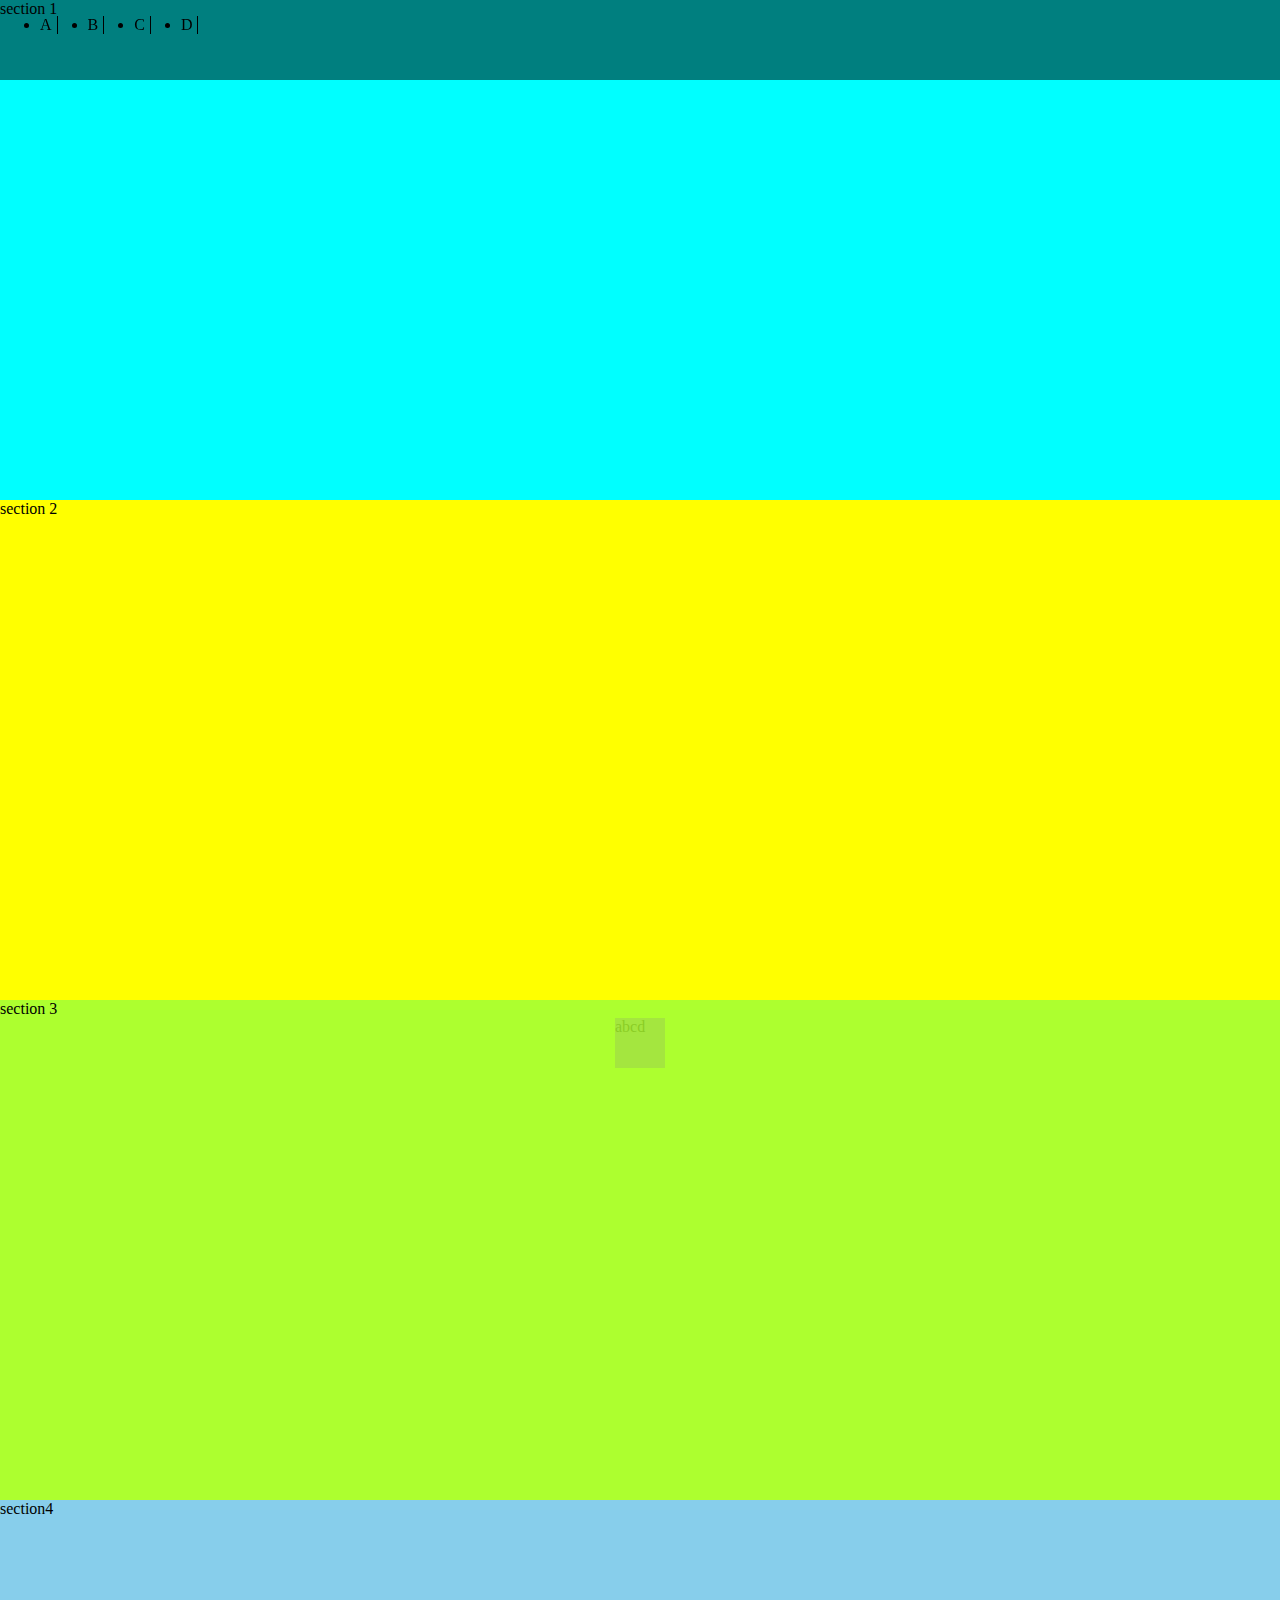
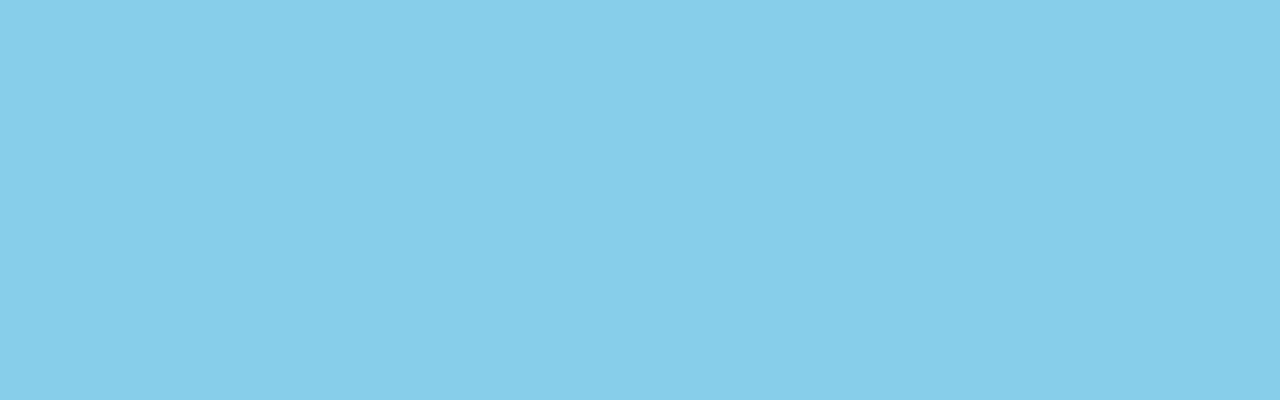
<file: test.html>
<!doctype html>
<html>
<head>
	<meta charset="utf-8">
	<title>TEST</title>
	<script src="./resources/js/jquery-3.3.1.min.js" language="javascript"></script>
	<script src="./resources/js/scrollMagic/debug.addIndicators.min.js" language="javascript"></script>
	<script src="./resources/js/scrollMagic/highlight.pack.js" language="javascript"></script>
	<script src="./resources/js/scrollMagic/modernizr.custom.min.js" language="javascript"></script>
	<script src="./resources/js/scrollMagic/scrollMagic.min.js" language="javascript"></script>
	<script src="./resources/js/scrollMagic/animation.velocity.min.js" language="javascript"></script>
	
	<style type="text/css">
		
		body {
			margin: 0;
			padding: 0;
			border: 0;
		}
		
		.turnRed {
		/*	color: red;*/
			animation: animateTurnRed 0.3s linear forwards;
		}

		@keyframes animateTurnRed {
			to {color: red;}
		}
		
		@keyframes animateTurnAuto {
			to {color: auto;}
		}


		.targetBox {
			width: 50px; 
			height: 50px; 
			margin-top: 200px;
			background-color: gray; 
			margin: 0 auto 0 auto; 
		}
		
		
		.clearOpacity {
			opacity: 0.2;
		}
		
		.defaultBox {
			height: 500px;

		}
		
		.spacer {
			min-height: 1px;
		}


		.navi {
			display: absolute;
			top: 0px;
			width: 100%;
			height: 80px;
			position: fixed;
			background-color: rgba(0,0,0,0.5);
		}
		
		.naviBtn {
			float: left;
			margin-right: 30px;
			border-right: 1px solid black;
			padding-right: 5px;
			
/*			animation: animateTurnAuto 0.3s linear forwards;*/
		}
		
		
		
		
		@keyframes fadeInUp{
			to { opacity: 1;}
		}
		
		
		@keyframes fadeOutDown {
			to { opacity: 0; }
		}
		
		.fadeOut {
			animation: fadeOutDown 0.3s linear forwards;
		}
		
		
		.fadeIn {
			animation: fadeInUp 0.5s linear forwards;
		}
	</style>
	
	
	
</head>
	

<body>	
	
	
	<div class="navi">
		<ul>
			<li id="linkA" class="naviBtn">A</li>
			<li id="linkB" class="naviBtn">B</li>
			<li id="linkC" class="naviBtn">C</li>
			<li id="linkD" class="naviBtn">D</li>
		</ul>
	</div>
	
	
	<div>
		<div id="trigger1"></div>
		<div id="section1" style="background-color: aqua;" class="defaultBox">section 1</div>

		<div id="trigger2"></div>
		<div id="section2" style="background-color: yellow;" class="defaultBox">section 2</div>

		<div id="trigger3"></div>
		<div id="section3" style="background-color: greenyellow;" class="defaultBox">
			section 3
			<div id="animate" class="targetBox clearOpacity">abcd</div>

		</div>

		<div id="trigger4"></div>
		<div id="section4" style="background-color: skyblue;" class="defaultBox">section4</div>
	
	</div>
	
	
</body>
	
	<script>

		var ctrl = new ScrollMagic.Controller({globalSceneOptions: {duration: 700, triggerHook: 0.7 }});
		
		new ScrollMagic.Scene({triggerElement: "#section1"})
					.setClassToggle("#linkA", "turnRed")
					.addTo(ctrl);
		
		new ScrollMagic.Scene({triggerElement: "#section2"})
					.setClassToggle("#linkB", "turnRed")
					.addTo(ctrl);
		
		new ScrollMagic.Scene({triggerElement: "#section3"})
					.setClassToggle("#linkC", "turnRed")
					.addTo(ctrl);
		
		new ScrollMagic.Scene({triggerElement: "#section4"})
					.setClassToggle("#linkD", "turnRed")
					.addTo(ctrl);
		
		
		new ScrollMagic.Scene({triggerElement: "#trigger3"})
			.setClassToggle("#animate", "fadeIn")
			.addTo(ctrl);
		
		alert(ctrl);	
	</script>

</html>
</file>
<file: resources/css/index/intro.css>
@charset "UTF-8";
/* CSS Document */

/*
* {
  font-family: 'prompt', sans-serif !important;

}*/

a:focus {
  color: inherit !improtant;
  text-decoration: none !important;
}

.introBox {
  height: 122vh;
  vertical-align: middle;
  text-align: center;
  overflow: hidden;
  position: relative;
  background-color: #000;
  z-index: -2;
  margin-top: 60px;
}



.introContainer {
  margin: 0 auto 0 auto;
  padding-top: 110px;
}



.introRightBorder {
  display: inline-block;
}

.mainTitleBox {
  position: relative;
  height: 100vh;
  padding: 250px 0 0 110px;
  background: url(../../img/index/intro/intro.jpg);
  background-size: cover;
  background-position-y: 80px;
  margin-left: 112.5px;
  margin-top: -60px
}

.titleCommon {
  color: #fff;
  font-weight: 700;
  font-size: 3vw;
  font-family: 'prompt', sans-serif;
  letter-spacing: 2px;
  line-height: 3.6vw;
}

.mainImgContainer {
  position: absolute;
  width: 100%;
}



.mainText {
  color: #fff;
  font-size: 16px;
  font-weight: 300;
  letter-spacing: 0.5px;
  padding-top: 50px;
  font-family: 'prompt', sans-serif;
}

.introWhitePaper {
  font-family: 'prompt', sans-serif;
  color: #fff;
  font-size: 24px;
  font-weight: 300;
  letter-spacing: 2px;
  padding-top: 50px
}

.whitePaperEn {
  text-decoration: underline;
}

a.introWhiteDown {
  height: 40px;
  margin-left: 10px;

}

img.introWhiteDownImg {
  width: 40px;
}

.someButton {
  background-color: #EF4123;
  border: none;
  color: white;
  width: 140px;
  padding: 8px 0;
  text-align: center;
  text-decoration: none;
  display: inline-block;
  font-size: 16px;
  font-family: 'prompt', sans-serif;
  letter-spacing: 1px;
  margin-top: 20px;
  z-index: 3;
}

.someButton:hover {
  color: #fff !important;
  box-shadow: 0 4px 8px 2px rgba(232, 56, 13, 0.5), 0 6px 20px 0 rgba(232, 56, 13, 0.19);
   !important;
}

.someB1 {
  margin-right: 30px;
}

.someB2 {
  margin-top: 40px;
}

/*패럴렉스 실험*/

.scScaleBox {
  width: 100px;
  height: 100px;
  background-color: #225158;

}

.bcg-parallax {
  padding: 150px 0;
  color: #fff;
  background-color: #000;
  text-align: center;
  vertical-align: middle;
  position: relative;
  overflow: hidden
}

.bcg {
  background: url('../../img/index/intro/intro.jpg') no-repeat;
  background-size: cover;
  position: absolute;
  width: 100%;
  height: 150%;
  top: 0;
  z-index: 1;
  opacity: 0.7;
}

.content-parall {
  width: 90%;
  margin: 0 auto;
  max-width: 1120px;
  position: relative;
  z-index: 2;
  font-size: 32px;
  font-family: 'prompt', sans-serif;
}

.someButtonInCounter {
  background-color: #EF4123;
  border: none;
  color: white;
  width: 200px;
  padding: 16px 0;
  text-align: center;
  text-decoration: none;
  display: inline-block;
  font-size: 16px;
  font-family: 'prompt', sans-serif;
  letter-spacing: 1px;
  margin-top: 60px;
}

/*패럴렉스 실험 끝*/

.introParallax {
  background: #ef4123;
  background-size: cover;
  position: absolute;
  width: 100%;
  height: 150%;

  z-index: -1;
  opacity: 1;

}

/* 모바일 사이즈 때 적용되는 스타일 시트 */

@media (max-width: 1200px) {
  .introContainer {
    width: 992px;
  }
}


@media (max-width: 992px) {
  .introContainer {
    width: 768px;
  }
}


@media (max-width: 768px) {

  .introContainer {
    width: 576px;
    padding-top: 100px;
  }

  .introCounterSection {
    display: block;
  }

  .introWelcome {
    font-size: 35px;
  }

  .introCounterContrainer {
    width: 100px;
    height: 100px;
  }

  .introCounterCaption {
    height: 30px;
    font-size: 1.7rem;
  }

  .introCounterBar {
    height: 2px;
    width: 40px;
  }

  .introCounterValue {
    font-size: 40px;
    height: 60px;
  }

  .introContent {
    margin-top: 10px;
    font-size: 1.5rem;
    margin-left: 0;
  }
  .introCounterBar.introRightBorder {
    display: none;
  }
  div#home {
    text-align: center;
  }

  .introBox {
    height: 90vh;
    vertical-align: middle;
    background-repeat: no-repeat;
    background-position-x: -300px;
    background-position-y: 30px;
    text-align: center;
  }

  .introWelcome {
    font-size: 30px;
    text-align: center;
    margin-left: 0;
    letter-spacing: 3px;
    font-weight: 700;
    position: relative;
    top: 0;
    line-height: 36px;
    width: 100%;
  }
  .introCounterBox {
    /*	position: absolute;*/
    /*	width: 420px;*/
    margin: 25px auto 0 auto;
    text-align: left;
    display: inline-block;
    margin-left: 0;

  }


}

::placeholder {
  color: #ededed;
  opacity: 1;
  /* Firefox */
}

:-ms-input-placeholder {
  /* Internet Explorer 10-11 */
  color: #ededed;
}

::-ms-input-placeholder {
  /* Microsoft Edge */
  color: #ededed;
}

@media (max-width: 576px) {
  .introContainer {
    width: 360px;
  }


}
</file>
<file: resources/css/index/progressbar.css>
@charset "UTF-8";
/* CSS Document */

.counterBox {
  position: relative;
  width: 1200px;
  margin: 0 auto 0 auto;
  padding: 4vh 0 0 0;
  font-family: 'prompt', sans-serif;
}

.clearfix {
  clear: both;
}

.clearfix:after {
  clear: both;
  content: "";
  display: table;
}



#timer {
  font-size: 14px;
  letter-spacing: 0.5px;
  color: #fff;
  font-weight: 300;
  float: right;
}

#timer span {
  font-size: 40px;
  color: #fff;
  margin: 0 3px 0 15px;
  font-weight: bold;
  line-height: 42px;
  letter-spacing: 1px;
}

#timer span:first-child {
  margin-left: 0;
}

.timeBox {
  text-align: center;
  display: inline-block;
}

.timeBoxMargin {
  margin-left: 24px;
}

.counterBorder {
  vertical-align: top;
  display: inline-block;
  margin-top: 2px;
  margin-left: 24px;
  font-size: 42px;
  color: #fff;
  line-height: 30px;
}


.preSaleStart {
  font-size: 32px;
  color: #fff;
  font-weight: bold;
  letter-spacing: 6px;
}

.preSaleStartText {
  color: #fff;
  font-size: 14px;
  font-weight: 300;
  letter-spacing: 0.5px;
}

#progressBar {
  margin: auto;

  border: none;
  width: 100%;
  padding: 2px;

  text-align: center;
  height: 44px;
  line-height: 42px;
  letter-spacing: 0.5px;

}

#progressText {

  display: block;
  width: 100%;
  font-size: 14px;
  font-family: 'prompt', sans-serif;
  font-weight: 700;
  background: rgba( 239, 65, 35, 1);
  -webkit-background-clip: text;
  color: transparent;
}

.col-md-6.preSaleStartCon {
  padding: 0;
}

.col-md-6.timerCol {
  padding: 0;
}

.col-md-9.barBox {
  padding: 0;
}

.col-md-12.barCon {
  padding: 16px 0 0 0;
}

.col-md-3.introBuyButton {
  padding: 0 0 0 30px;
}

img.buyArrow {
  height: 12px;
  float: right;
  margin: 4px 0 0 0;
}

.introButton {
  background-color: #fff;
  border: none;
  color: #333333;
  width: 100%;
  padding: 12px 14px;
  text-align: left;
  text-decoration: none;
  display: inline-block;
  font-size: 14px;
  font-family: 'prompt', sans-serif;
  letter-spacing: 2px;
  font-weight: 700;
  z-index: 3;

}


.someButtonInCounter {
  margin-top: 80px;
  width: 140px;
  padding: 13px 0;
}

.someCap {
  display: inline-block;
  color: #fff;
  margin-top: 6px;
  text-align: center;
  letter-spacing: 0.5px;
}

span.someCap.hardCap {
  float: right;
}
</file>
<file: resources/css/index/navi.css>
@charset "UTF-8";
/* CSS Document */

.rowMenu {
  display: none;
}

ul.list-inline {
  width: 100vw;
  position: relative;
  left: 50%;
  right: 50%;
  margin-left: -50vw;
  margin-right: -50vw;
  background-color: #fc5127;
}



.naviBar {
  height: 80px;
  line-height: 80px;
  position: fixed;
  width: 100%;
  z-index: 100;
  text-decoration: none;
  font-family: 'prompt', sans-serif;
  background-color: #ef4123;
  top: 0;
  letter-spacing: 0.5px;
}

.someLogo {
  height: 40px;
}

.naviBar.blur {
  background-color: #EF4123;
}

.naviContainer {
  position: relative;
  overflow: auto;
  width: 100%;

}

.naviLinkContainer {
  margin: 0 112.5px;
}

.naviLinkBox {
  float: left;
}

.naviLinkBox2 {
  float: right;
  width: 24vw;

  position: relative;
  margin-right: 120px;
}

.naviContainerWhite {
  position: fixed;
  height: 0;
  right: 0;

  border-bottom: 80px solid #fff;
  border-left: 80px solid transparent;
}

select {
  width: 30px;
  background-color: transparent;
  border: 0px;
  -webkit-appearance: none;
  -moz-appearance: none;
  appearance: none;
  color: #333333 !important;
  font-size: 14px !important;
  font-weight: 400 !important;
  letter-spacing: 0.3px !important;
  background: url('../../img/index/intro/select.png') no-repeat 95% 49%;
  background-size: 8px;
}



select::-ms-expand {
  display: none;
}



.naviLogo {
  top: 0px;
  left: 0px;
  width: 92px;
  height: 100%;
  color: #fff;
  float: left;
}

.naviBtn {
  margin-left: 20px;
  font-size: 14px;
  font-weight: 400;
  letter-spacing: 0.3px;
  color: #fff !important;
}

.naviBtn2 {
  margin-right: 20px;
  font-size: 14px;
  font-weight: 400;
  letter-spacing: 0.3px;
  color: #333333 !important;
}


::placeholder {
  /* Chrome, Firefox, Opera, Safari 10.1+ */
  color: #d1d1d1;
  opacity: 1;
  /* Firefox */
}

.naviLink {
  list-style: none;
  text-align: right;
  padding: 0;
  margin: 0;
}

.naviLink > li {
  display: inline;
}

.naviBtn:hover {
  text-decoration: underline;
  font-weight: 400;
  color: #fff;
}



@media(max-width: 992px) {
  .naviBar {
    height: 100px;
  }

  .naviContainer {
    width: 768px;
  }

  .naviEmailContainer {
    width: 400px;
    left: 368px;

  }

  .naviLinkContainer {
    top: 40px;
    left: auto;
    right: 0px;
    width: 100%;
  }

  .naviLink {
    margin: 0 auto 0 auto;
  }
}

@media (max-width: 768px) {
  .naviContainer {
    width: 576px;
  }
  .naviEmailContainer {
    width: 250px;
    left: 326px;
  }
  ul.naviLink {
    padding: 0;
  }
  .naviLogo {
    font-size: 20px;
  }
  .rowMenu {
    display: block;
  }
  .naviLinkContainer {
    display: none;
  }
  .naviBar {
    height: 40px;
    line-height: 40px;
  }
  .naviBtn {
    font-size: 14px;
    margin: 0 2px 0 2px;
  }
}

@media (max-width: 576px) {
  .naviContainer {
    width: 360px;
    text-align: center;
  }

  .naviLogo {

    margin: 0 auto 0 auto;
  }


  .naviLink {
    text-align: center;
  }

  .naviLink > li {
    text-align: center;
  }


}
</file>
<file: resources/css/index/body.css>
@charset "UTF-8";
/* CSS Document */

#body {
  font-family: 'prompt', sans-serif;
  background-color: #fff;

  padding: 0px;
  margin: 0px;
}
</file>
<file: resources/css/index/article.css>
@charset "UTF-8";
/* CSS Document */

.iconTitle {
  font-family: 'prompt', sans-serif;
  font-size: 60px;
  color: #1e2c5d;
  font-weight: 700;
  letter-spacing: 1px;
}

.iconText {
  font-family: 'prompt', sans-serif;
  width: 1200px;
  margin: 0 auto;
  padding-top: 16px;
  font-size: 20px;
  font-weight: 300;
  letter-spacing: 0.5px;
  line-height: 30px;
  color: #333333;
}

.pointTitle {
  color: #EF4123;
}


.someWhatTitle {
  font-family: 'prompt', sans-serif;
  font-size: 50px;
  padding-bottom: 16px;
  color: #525252;
  text-align: left;
  font-weight: 700;
  line-height: 50px;


}

.article24px {
  font-size: 18px !important;
  padding-bottom: 40px;
}


.articleBox {
  padding-top: 150px;
  padding-bottom: 150px;
  background-color: #fff;
  text-align: center;
  color: #ababab;
  overflow: auto;

}

.someWhatContainer {
  height: 700px;
  overflow: hidden;
  background-color: #f7f7f7;
}

.someWhatBox {
  padding: 140px 100px 0 100px;
}






.articleTitle {
  width: 100%;
  max-width: 1200px;
  margin: 0 auto;
  font-family: 'prompt', sans-serif;
  font-size: 46px;
  font-weight: 700;
  letter-spacing: 3px;
  color: #1E2C5D;
  text-align: center;
  padding-bottom: 40px;

}


.somesingApp {

  font-size: 18px;
  text-align: left;
  color: #525252;
  font-weight: 600;
  font-family: 'prompt', sans-serif;
}

.somesingAppText {
  padding-top: 18px;
  text-align: left;
  font-size: 16px;
  font-family: 'prompt', sans-serif;
  padding-bottom: 12px;
  color: #525252;
  line-height: 30px;
}

.ecoSystem {
  font-family: 'prompt', sans-serif;
  font-size: 46px;
  font-weight: 700;
  letter-spacing: 2px;
  color: #1e2c5d;
  text-align: left;
}



.ecoSystemText {

  text-align: left;
  font-size: 18px;
  font-family: 'prompt', sans-serif;
  padding: 12px 0 12px 0;
  color: #525252;

}

.ecoSystemBox {
  text-align: center;
  width: 90vh;
  margin: 0 auto;
}

.ecoSystemText2 {
  padding-top: 12px;
  text-align: left;
  font-size: 20px;
  font-family: 'prompt', sans-serif;
  padding-bottom: 12px;
  color: #525252;
  line-height: 30px;
}

p.ecoSystemImgText {
  font-family: 'prompt', sans-serif;
  font-size: 18px;
  color: #525252;
  padding-top: 16px;
}

.col-md-6.someWhatImgBox {
  padding: 0;
}

.mockupBox {
  height: 700px;
  overflow: hidden;
}

.mockup1 {
  height: 100%;

}


.articleContent {
  font-size: 20px;
  font-weight: 300;
  font-family: 'prompt', sans-serif;
  letter-spacing: 0.4px;
  color: #525252;
}

.articleImage {
  width: 670px;
  resize: auto;
}

.articleVerticalImage {
  width: 670px;
  resize: auto;
  margin: 30px auto 0 auto;
}

.articleWideImage {
  width: 800px;
  resize: auto;
  margin: 30px auto 0 auto;
}

.articleWideFullSizeImage {
  width: 900px;
  resize: auto;
  margin: 30px auto 0 auto;
}

/*.articleMockupBox {
  overflow: auto;
}*/

.fullArticle {
  width: 1200px;
  margin-left: auto;
  margin-right: auto;
}



.articleDetailBox {
  background-size: cover;
  background-repeat: no-repeat;
  overflow: hidden;
  position: relative;
  background-position-y: -120px;
}







a.someButton:nth-child(1),
a.someButton:nth-child(2) {
  margin-right: 30px;
}



.articleContainer {
  width: 1200px;
  margin: 0 auto 0 auto;

}

/* ---------------------------- 서비스플로우 ---------------------------- */

.serviceFlowContainer {
  height: 1400px;
  background-image: url(../../img/index/intro/bg_flow.jpg);
  background-size: cover;
}

.serviceFlowBox {
  width: 1200px;
  margin: 0 auto 0 auto;
  overflow: auto;
  padding: 150px 0;
}

.serviceFlowTitle {
  color: #fff;
  font-family: 'prompt', sans-serif;
  font-size: 46px;
  font-weight: 700;
  letter-spacing: 2px;
  text-align: left;
}

.someUser {
  font-size: 18px;
  text-align: left;
  color: #fff;
  font-weight: 400;
  font-family: 'prompt', sans-serif;
  padding: 12px 0;
  letter-spacing: 0.5px;
}

.userFlow {
  width: 100%;
}

.userFlowBox {
  padding: 60px 0 0 0;
  /*border: 1px solid #fc5127;*/
}


/* ---------------------------- 서비스플로우 끝 ---------------------------- */

/* ---------------------------- 증간 화이트페이퍼 다운 ---------------------------- */

.whitepaperTitle {
  color: #fff;
  font-family: 'prompt', sans-serif;
  text-align: left;
  font-size: 36px;
  font-weight: 700;
  letter-spacing: 2px;
}

.whitePaperContents {
  max-width: 1200px;
  margin: 0 auto;
}

.articleBox.whitPaperBox {
  color: #fff;
  background-color: #1E2C5D;
  text-align: center;
  vertical-align: middle;
  width: 100%;

  margin: 150px 0;

}

span.whitePaperDownText {
  font-size: 16px;
  font-weight: 300;
  letter-spacing: 0.5px;
}

.col-md-8.whitepaperTitle {
  padding-left: 0;
}



a.whitePaperDownButton {
  background: url(../../img/index/article2/ico_white_down.png) no-repeat 50% 50%;
  background-size: 14px;

  background-color: #EF4123;
  border: none;
  color: white;
  text-align: center;
  text-decoration: none;
  font-size: 16px;
  font-family: 'prompt', sans-serif;
  letter-spacing: 1px;
  width: 48px;
  height: 48px;
  cursor: pointer;
  display: inline-block;
  float: right;
}

.col-md-4.whitePaperSelectBox {
  padding-top: 27px;
}




/*the container must be positioned relative:*/

.custom-select {
  position: relative;

  display: inline-block;
  float: right;
  font-family: 'prompt', sans-serif;
  margin-right: 4px;
}

.custom-select select {
  display: none;
  /*hide original SELECT element:*/
}

.select-selected {
  background-color: #fff;
  text-align: left;
}

/*style the arrow inside the select element:*/

.select-selected:after {
  position: absolute;
  content: "";
  top: 21px;
  right: 14px;
  width: 0;
  height: 0;
  border: 6px solid transparent;
  border-color: #1E2C5D transparent transparent transparent;
}

/*point the arrow upwards when the select box is open (active):*/

.select-selected.select-arrow-active:after {
  border-color: transparent transparent #1E2C5D transparent;
  top: 15px;
}

/*style the items (options), including the selected item:*/

.select-items div,
.select-selected {
  color: #1E2C5D;
  padding: 12px 20px;
  border: 1px solid transparent;
  border-color: transparent transparent rgba(0, 0, 0, 0.1) transparent;
  cursor: pointer;
  user-select: none;
  text-align: left;
  font-size: 16px;
  font-weight: 700;
  letter-spacing: 0.5px;
}

/*style items (options):*/

.select-items {
  position: absolute;
  background-color: #fff;
  top: 100%;
  left: 0;
  right: 0;
  z-index: 99;
}

/*hide the items when the select box is closed:*/

.select-hide {
  display: none;
}

.same-as-selected {
  color: #fff !important;
}

.select-items div:hover,
.same-as-selected {
  background-color: rgba(239, 65, 35, 1);
  color: #fff;
}



/* ---------------------------- 증간 화이트페이퍼 끝---------------------------- */

/* ---------------------------- 코인얼로케이션 ---------------------------- */

.articleAllocate {
  font-size: 18px;
}

span.someDot:nth-child(1) {
  margin-left: 0;
  background-color: #4da7d8;
}

span.someDot:nth-child(2) {
  background-color: #4cb8a9;
}

span.someDot:nth-child(3) {
  background-color: #f6b733;
}

span.someDot:nth-child(4) {
  background-color: #ef4123;
}



span.someDot {
  display: inline-block;
  width: 24px;
  height: 23px;
  background-color: #ededed;
  border-radius: 12px;
  margin: 0 8px 0 30px;
  -ms-transform: translate(0, 5px);
  /* IE 9 */
  -webkit-transform: translate(0, 5px);
  /* Safari */
  transform: translate(0, 5px);
  /* Standard syntax */
}











/* ---------------------------- 코인얼로케이션 끝---------------------------- */

@keyframes slideInUp {
  from {
    transform: translate3d(0, 100%, 0);
    visibility: visible;
  }

  to {
    transform: translate3d(0, 0, 0);
  }
}

.articleDetailContainer.slideInUp {
  animation-name: slideInUp;
}



.articleDetailTitle {
  font-size: 24px;
  font-weight: 500;
  letter-spacing: 0.5px;
  color: #fff;
  font-family: 'prompt', sans-serif;
}

.articleDetailContent {
  margin-top: 15px;
  font-family: 'prompt', sans-serif;
  font-size: 16px;
  font-weight: 500;
  line-height: 1.4;
  letter-spacing: 0.4px;
  text-align: left;
  color: #fff;
  width: 580px;
  margin-bottom: 40px;
}



.ecoSystemPng {
  width: 100%;

}


.roadmapTitle {
  color: #fff;
}

.col-md-12.userFlowBox {
  padding: 0 50px;
}
</file>
<file: resources/css/index/members.css>
@charset "UTF-8";
/* CSS Document */

.peopleContainer {
  max-width: 1260px;
  overflow: auto;
  padding-top: 150px;
  margin: 0 auto;
  font-family: 'prompt', sans-serif;
}

.pTitleSe {
  font-size: 20px;
  padding-bottom: 30px;
  font-weight: 700;
  letter-spacing: 1px;
  margin-left: 30px;
  color: #fc5127;
}

img.people {
  max-width: 100%;
}

div#sectionAdvisor {
  padding-top: 20px;
}

.col-md-3.col-xs-6.box {
  padding: 0 30px;
}

.pTitle {
  font-family: 'prompt', sans-serif;
  font-size: 46px;
  font-weight: 700;
  letter-spacing: 3px;
  text-align: left;
  padding-bottom: 30px;
  color: #1E2C5D;
  margin-left: 30px
}

.imgContainer {
  position: relative;
  padding-bottom: 40px;
  overflow: hidden;
}

.peopleImgBox1 {
  overflow: hidden;
}

.peopleRow {
  position: relative;
  display: block;
  width: inherit;
  margin-left: 0;
  margin-right: 0;
  overflow: auto;
}

.peopleLine {
  margin: 14px 0 8px 0;
  width: 24px;
  border-top: 2px solid #fc5127;
}

.peopleTitle2 {
  padding-top: 24px;
  font-size: 1.8rem;
  color: #1e2c5d;
  font-weight: 700;
  letter-spacing: 0.5px;
}



.peopleText {
  font-weight: 300;
  font-size: 1.4rem;
  color: #a4a4a4;
  padding-top: 0;
  transition: transform .3s;
}

.peopleText2 {
  padding-top: 8px;
  font-weight: 300;
  font-size: 1.4rem;
  color: #a4a4a4;
  line-height: 2rem;
  transition: transform .3s;
}

img.people {
  transition: transform .3s;
}

div.zoom:hover img {
  transform: scale(1.1);
}

div.zoom:hover .peopleText {
  color: #5e5e5e;
}

a:hover {
  text-decoration: none !important;
}

.memberTable {
  max-width: 1260px;
  display: flex;
  flex-wrap: wrap;
  margin: auto;
}




.memberImageDetail {
  width: 100%;
  height: 100%;
  padding: 25px 25px 25px 25px;

  position: absolute;
  top: 0px;
  left: 0px;

  font-size: 16px;
  line-height: 1.25;
  letter-spacing: 0.3px;
  text-align: left;
  color: #ffffff;

  background-color: rgba(0, 0, 0, 0.5);

  animation: turnoff 0.3s linear forwards;
}

.memberImageDetail:hover {
  animation: turnon 0.3s linear forwards;
}

@keyframes turnon {
  from {
    opacity: 0;
  }
  to {
    opacity: 1;
  }
}

@keyframes turnoff {
  from {
    opacity: 1;
  }
  to {
    opacity: 0;
  }
}


.plusButton {
  float: right;
  color: #a4a4a4;
  font-size: 16px;
  font-family: 'Roboto', sans-serif !important;
}

.plusEx {
  padding: 44px 0 0 0;
  font-size: 1.3rem;
  color: #a4a4a4;
  width: 100%;
  display: none;
  font-weight: 300;
  letter-spacing: 0.3px;
  animation: turnon 0.3s linear forwards;
}

.hoverPlus {
  color: #a4a4a4;
}

.hoverPlus:hover {
  color: #fc5127;
}

.hoverPlus:focus {
  color: #fc5127;
}

.hoverPlus:-webkit-any-link {
  text-decoration: none;
}


@media (max-width: 1200px) {
  .membersContainer {
    width: 992px;
  }

  .memberContainer {
    width: 314px;

  }
  .memberImageContainer {
    width: 314px;
    height: 314px;
  }

}


@media (max-width: 992px) {}

@media (max-width: 768px) {
  .peopleContainer {
    width: 100%;
    margin-left: auto;
    margin-right: auto;
  }
  .peopleRow {
    width: 93%;
    margin-left: auto;
    margin-right: auto;
  }
  .box {
    padding: 0 5px !important;
  }
  .peopleTitle {
    padding-top: 0;
    font-size: 1.6rem;

    font-weight: 700;
  }
  .peopleTitle2 {
    padding-top: 0;
    font-size: 1.5rem;

    font-weight: 700;
  }
  .peopleImgBox1 {
    overflow: hidden;
    width: 24%;
    float: left;
    margin-bottom: 30px;
    margin-right: 12px;
  }


  .peoplePosition {
    padding-top: 8px;
    font-size: 1.6rem;

    font-weight: 500;
  }
  .peopleText {
    padding-top: 4px;
    padding-bottom: 8px;
    font-size: 1.4rem;
    color: #a4a4a4;
  }
  .imgContainer {
    padding-bottom: 20px;
  }
  .memberTable {
    width: 100%;
  }
}

@media (max-width: 576px) {}
</file>
<file: resources/css/index/partner.css>
@charset "UTF-8";
/* CSS Document */

.partnerBox {
  width: 100%;

  padding-bottom: 150px;
  text-align: center;
  background-color: #fff;
}

.partnersContainer {
  width: 1200px;
  margin: 0 auto 0 auto;
}

.partnerTitle {
  width: 100%;
  font-family: 'prompt', sans-serif;
  font-size: 46px;
  font-weight: 700;
  letter-spacing: 2px;
  color: #1E2C5D;
}

.partnerContent {
  font-family: 'prompt', sans-serif;
  font-size: 20px;
  font-weight: 300;
  letter-spacing: 0.4px;
  color: #ababab;
}


.partnerContainer {
  width: 100%;
  margin-top: 50px;
  line-height: 100%;
  text-align: justify;
}

.partnerImageContainer {
  display: inline-block;

  width: 25%;
  height: 100%;


}

.partnerImage {
  width: 100%;
  height: auto;
  resize: both;
  margin: auto;

}

.partnerContent {
  display: inline-block;

  width: 70%;
  padding-left: 20px;

  vertical-align: top;

  font-family: 'prompt', sans-serif;
  font-size: 16px;
  font-weight: 300;
  line-height: 1.5;
  letter-spacing: 0.3px;
  text-align: left;
  color: #ababab;
}

.makeStar {
  padding: 0 20px;
}

@media (max-width: 1200px) {
  .partnersContainer {
    width: 992px;
  }
}


@media (max-width: 992px) {
  .partnersContainer {
    width: 768px;
  }
}

@media (max-width: 768px) {
  .partnersContainer {
    width: 92%;
  }

  .partnerContainer {
    text-align: center;
    margin-top: 50px;
  }

  .partnerImageContainer {
    width: 250px;
    height: 60px;

  }

  .partnerContent {
    width: 100%;
    padding: 0px;
    margin-top: 20px;
  }
  .partnerContent {
    font-size: 1.3rem;
  }
  .partnerBox {
    padding-top: 80px;
  }
}



@media (max-width: 576px) {
  .partnersContainer {
    width: 92%;
  }



  .partnerContent {
    width: 100%;
    padding: 0px;
    margin-top: 20px;
  }
}
</file>
<file: resources/css/index/footer.css>
@charset "UTF-8";
/* CSS Document */

.footerDefault {

  width: 100%;
  background-color: #333333;
  font-family: 'Prompt', sans-serif;
  padding: 80px 0;
  overflow: auto;
  font-weight: 300;

}

.footerBox {
  width: 1230px;
  margin: 0 auto;
  overflow: auto;
}

.footerLogo {
  height: 24px;
  display: block;
  margin-bottom: 32px;
}

.footer-1,
.footer-2,
.footer-3 {
  color: #fff;
}

.footerA {
  color: #fff;
}

.footerI {
  margin: 0 10px;
}

.footer2Title {
  font-size: 16px;
  font-weight: 400;
  line-height: 36px;
  margin-bottom: 20px;
  letter-spacing: 0.5px;
}

.footerWhitePaper {
  list-style-type: none;
  margin: 0;
  padding: 0;
}

.footerWhitePaper li {
  display: inline-block;
  margin-right: 16px;
}

.footerButton {
  background-color: #EF4123;
  border: none;
  color: white;
  width: 100%;
  padding: 8px 0;
  text-align: center;
  text-decoration: none;
  display: inline-block;
  font-size: 16px;
  font-family: 'prompt', sans-serif;
  letter-spacing: 2px;
  margin-bottom: 18px;
  font-weight: 700;
}

.footerDefault a:hover {
  color: #ef4123 !important;
}
</file>
<file: resources/css/index/faq.css>
@charset "UTF-8";
/* CSS Document */

.accordion-container {
  position: relative;
  max-width: 1200px;
  height: auto;
  margin: 10px auto;
}

.accordion-container > h2 {
  text-align: center;
  color: #fff;
  padding-bottom: 5px;
  margin-bottom: 20px;
  padding-bottom: 15px;
  border-bottom: 1px solid #ddd;
}

.set {
  position: relative;
  width: 100%;
  height: auto;
  background-color: #f5f5f5;
}

.set > a {
  display: block;
  padding: 10px 15px;
  text-decoration: none;
  color: #525252;
  font-weight: 600;
  border-bottom: 1px solid #ddd;
  -webkit-transition: all 0.2s linear;
  -moz-transition: all 0.2s linear;
  transition: all 0.2s linear;
  background-color: #fff;
  font-size: 1.2em;
}

.set > a i {
  float: right;
  margin-top: 2px;
}

.set > a i:hover,
.set > a:hover {
  color: #fc5127;
}

.set > a.active {
  background-color: #fc5124;
  color: #fff;
}

.content {
  background-color: #fff;
  border-bottom: 1px solid #ddd;
  display: none;
  font-size: 1.5rem;
}

.content p {
  padding: 10px 15px;
  margin: 0 0 20px 0;
  color: #333;
}

.faqBox {
  padding-top: 80px;
  padding-bottom: 80px;
  overflow: auto;
}
</file>
<file: resources/css/index/contact.css>
@charset "utf-8";
/* CSS Document */

textarea {
  resize: none;
}

.form-label {
  font-size: 1.2rem;
  color: #ec407a;
  margin: 0;
  display: block;
  opacity: 1;
  -webkit-transition: .333s ease top, .333s ease opacity;
  transition: .333s ease top, .333s ease opacity;
}

.form-control {
  border-radius: 0 !important;
  border-color: #ccc;
  border-width: 0 0 2px 0;
  border-style: none none solid none !important;
  box-shadow: none !important;
}

.form-control:focus {
  box-shadow: none !important;
  border-color: #ec407a !important;
}

.js-hide-label {
  opacity: 0;
}

.js-unhighlight-label {
  color: #999
}

.btn-start-order {
  background: 0 0 #ffffff;
  border: 1px solid #2f323a;
  border-radius: 3px;
  color: #2f323a;
  font-size: 16px;
  line-height: inherit;
  margin: 30px 0;
  padding: 10px 50px;
  text-transform: uppercase;
  transition: all 0.25s ease 0s;
}

.btn-start-order:hover,
.btn-start-order:active,
.btn-start-order:focus {
  border-color: #ec407a;
  color: #fff !important;
  background-color: #ec407a;
}

button.btn.btn-start-order {
  border: 1px solid #EC407A;
  color: #ec407a;
  letter-spacing: 1px;
  padding: 6px 20px;
  border-radius: 0;
  font-family: 'prompt', sans-serif;
}
</file>
<file: resources/css/index/roadmap.css>
@charset "UTF-8";
/* CSS Document */

#timeline .timeline-item:after,
header:before,
#timeline .timeline-item:before {
  content: '';
  display: block;
  width: 100%;
  clear: both;
}

/**,
*:before,
*:after {
  box-sizing: border-box;
  -webkit-box-sizing: border-box;
  -moz-box-sizing: border-box;
}*/

#timeline {
  width: 100%;
  margin: 30px auto;
  position: relative;
  padding: 0 10px;
  -webkit-transition: all 0.4s ease;
  -moz-transition: all 0.4s ease;
  -ms-transition: all 0.4s ease;
  transition: all 0.4s ease;
}

#timeline:before {
  content: "";
  width: 3px;
  height: 100%;
  background: #fff;
  left: 50%;
  top: 0;
  position: absolute;
}

#timeline:after {
  content: "";
  clear: both;
  display: table;
  width: 100%;
}

#timeline .timeline-item {
  margin-bottom: 10px;
  position: relative;
}

#timeline .timeline-item .timeline-icon {
  background: #fff;
  width: 13px;
  height: 13px;
  position: absolute;
  top: 0;
  left: 50%;
  overflow: hidden;
  margin-left: -5px;
  -webkit-border-radius: 50%;
  -moz-border-radius: 50%;
  -ms-border-radius: 50%;
  border-radius: 50%;
}

#timeline .timeline-item .timeline-icon svg {
  position: relative;
  top: 14px;
  left: 14px;
}

#timeline .timeline-item .timeline-content {
  width: 45%;
  padding: 20px;

  -webkit-transition: all 0.3s ease;
  -moz-transition: all 0.3s ease;
  -ms-transition: all 0.3s ease;
  transition: all 0.3s ease;
}

#timeline .timeline-item .timeline-content {
  padding: 15px;
  color: #fff;
  font-family: 'prompt', sans-serif;
  -webkit-border-radius: 3px 3px 0 0;
  -moz-border-radius: 3px 3px 0 0;
  -ms-border-radius: 3px 3px 0 0;
  border-radius: 3px 3px 0 0;
}

/*#timeline .timeline-item .timeline-content:before {
  content: '';
  position: absolute;
  left: 45%;
  top: 20px;
  width: 0;
  height: 0;
  border-top: 7px solid transparent;
  border-bottom: 7px solid transparent;
  border-left: 7px solid #ee4d4d;
}*/

#timeline .timeline-item .timeline-content.right {
  float: right;
}

/*#timeline .timeline-item .timeline-content.right:before {
  content: '';
  right: 45%;
  left: inherit;
  border-left: 0;
  border-right: 7px solid #ee4d4d;
}*/

.timeline-content.timeOdd {
  text-align: right;
}

.timeline-content.right.timeEven {
  text-align: left;
}

.timeTitle {
  font-size: 20px;
  font-weight: 700;
  letter-spacing: 1px;
}

.timeText {
  letter-spacing: 0.5px;
}

.hue {
  background-color: #1E2C5D;
}



/*
.hue {
  background-image: linear-gradient(rgba(252, 81, 39, 0.8), rgba(253, 131, 36, 0.4));
  background-color: hsl(0, 50%, 50%);
  animation: hue 10s infinite alternate;
  width: 100%;
  height: 100%;
}

@keyframes hue {
  20% {
    background-color: hsl(72, 50%, 50%);
  }
  40% {
    background-color: hsl(144, 50%, 50%);
  }
  60% {
    background-color: hsl(216, 50%, 50%);
  }
  80% {
    background-color: hsl(288, 50%, 50%);
  }
  100% {
    background-color: hsl(360, 50%, 50%);
  }
}

*/

@media screen and (max-width: 768px) {
  #timeline {
    margin: 30px;
    padding: 0px;
    width: 90%;
  }
  #timeline:before {
    left: 0;
  }
  #timeline .timeline-item .timeline-content {
    width: 90%;
    float: right;
  }
  #timeline .timeline-item .timeline-content:before,
  #timeline .timeline-item .timeline-content.right:before {
    left: 10%;
    margin-left: -6px;
    border-left: 0;
    border-right: 7px solid #ee4d4d;
  }
  #timeline .timeline-item .timeline-icon {
    left: 0;
  }
  .timeline-content.timeOdd {
    text-align: left;
  }

}
</file>
<file: resources/css/index/middlecount.css>
@charset "UTF-8";
/* CSS Document */

.middleCountBox {
  width: 1200px;
  margin: 0 auto;
  font-family: 'prompt', sans-serif;
  padding: 80px 0;
  overflow: auto;
}

.middleCount {

  overflow: hidden;
  margin-top: -200px;
  position: relative;
}

.preSaleStartSe {
  font-size: 32px;
  color: #fff;
  font-weight: bold;
  letter-spacing: 6px;

}

.middleBack {
  background-color: #ef4123;
  background-size: cover;
  position: absolute;
  width: 100%;
  height: 100%;
  margin-left: -112.5px
}

.preSaleStartTextSe {
  color: #fff;
  font-size: 14px;
  font-weight: 300;
  letter-spacing: 0.5px;
}

.middleCountRow {
  padding: 0 !important;
}


/* Timer */

#timer2 {
  color: #fff;
  margin: 0;
  padding: 0;
  float: right;

}

#timer2 li.dot {
  padding-top: 8px;
  font-size: 32px;
}

#timer2 li {
  display: inline-block;
  text-align: center;
  padding-left: 10px;
  padding-right: 10px;
  font-size: 14px;
  vertical-align: top;
  font-weight: 300;
  letter-spacing: 0.5px
}

#timer2 li span {
  display: block;
  font-size: 40px;
  font-weight: 700;

}


/*progress bar*/

#progressBarSe {
  margin: auto;

  border: none;
  width: 100%;
  padding: 2px;

  text-align: center;
  height: 44px;
  line-height: 42px;
  letter-spacing: 0.5px;

}

#progressTextSe {

  display: block;
  width: 100%;
  font-size: 14px;
  font-family: 'prompt', sans-serif;
  font-weight: 700;
  background: rgba( 239, 65, 35, 1);
  -webkit-background-clip: text;
  color: transparent;
}
</file>
<file: resources/css/index/animation.css>
@charset "utf-8";
/* CSS Document */

.turnRed {
  /*color: #fff;*/
  animation: animateTurnRed 0.3s linear forwards;
}


.scFadeInUp {
  animation: fadeInUp 0.3s linear forwards;
}


.scPreFadeInUp {
  opacity: 0.5;
  transform: translateY(10px);
}


.scFadeInLong {
  animation: fadeIn 2s linear forwards;
}

.scPreFadeIn {
  opacity: 0;
}

/*
.scScaleUp {
  animation: scaleUp 2s linear
}

.scPreScaleUp {
  transform: scale(1);
}*/

@keyframes animateTurnRed {
  to {
    color: #fff;
    text-decoration: underline;

  }
}


@keyframes fadeIn {
  to {
    opacity: 1
  }
}

@keyframes fadeInUp {
  to {
    opacity: 1;
    transform: translateY(-10px);
  }
}

@keyframes scaleUp {
  to {
    transform: scale(2);
  }
}
</file>
